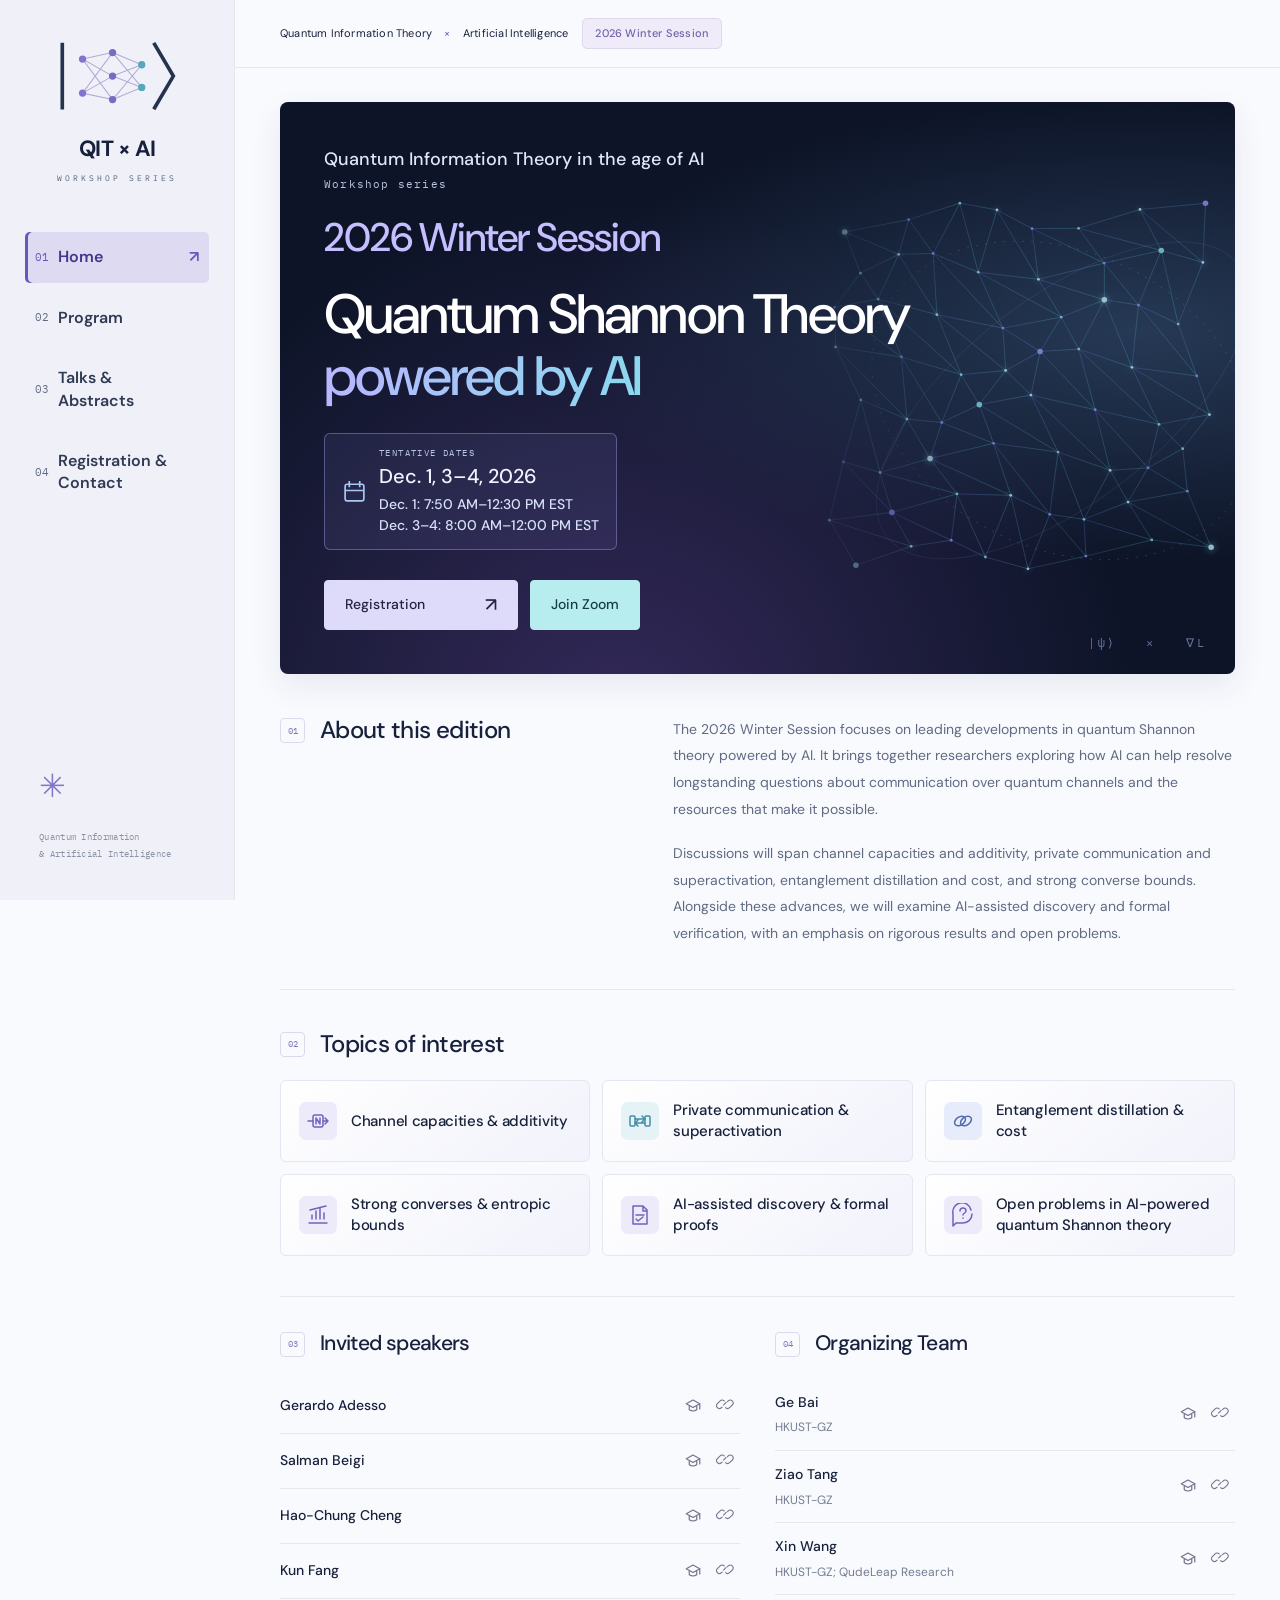
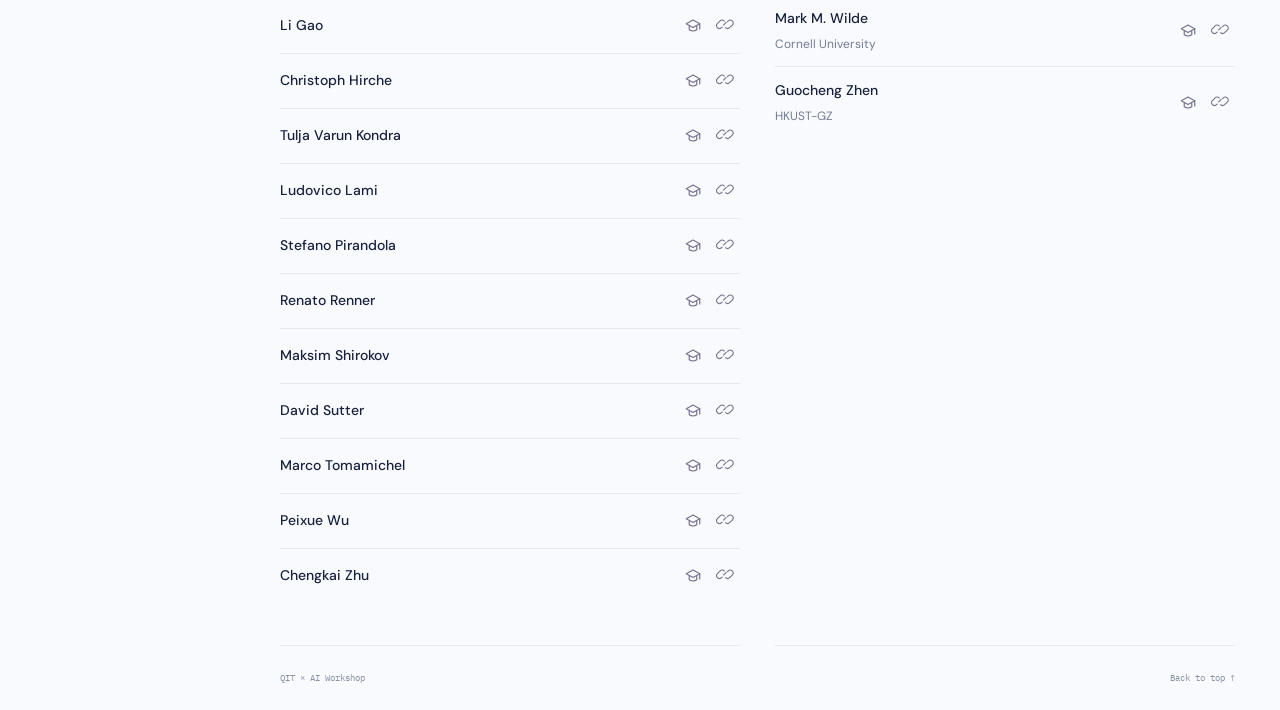
<file: index.html>
<!doctype html>
<html lang="en">
  <head>
    <meta charset="utf-8" />
    <meta name="viewport" content="width=device-width, initial-scale=1" />
    <title>Home — QIT × AI</title>
    <meta
      name="description"
      content="2026 Winter Session: leading developments in quantum Shannon theory powered by AI. Dec. 1, 3–4, 2026, starting at 7:50 AM EST on Dec. 1 and 8:00 AM EST on Dec. 3–4, via Zoom."
    />
    <link rel="icon" href="assets/logo.svg" type="image/svg+xml" />
    <link rel="preconnect" href="https://fonts.googleapis.com" />
    <link rel="preconnect" href="https://fonts.gstatic.com" crossorigin />
    <link
      href="https://fonts.googleapis.com/css2?family=DM+Sans:wght@400;500;600;700&family=IBM+Plex+Mono:wght@400;500&display=swap"
      rel="stylesheet"
    />
    <link rel="stylesheet" href="css/styles.css?v=20261128-zoom" />
  </head>
  <body>
    <a class="skip-link" href="#main">Skip to content</a>
    <aside class="sidebar">
      <a class="brand" href="index.html" aria-label="QIT × AI home"
        ><img src="assets/logo.svg" alt="" width="126" height="77" /><span
          >QIT × AI<span class="brand-caption">WORKSHOP SERIES</span></span
        ></a
      >
      <nav aria-label="Primary">
        <a href="index.html" aria-current="page"
          ><span class="nav-index">01</span>Home<span class="nav-arrow"
            >↗</span
          ></a
        ><a href="program.html"
          ><span class="nav-index">02</span>Program<span class="nav-arrow"
            >↗</span
          ></a
        ><a href="talks.html"><span class="nav-index">03</span>Talks &amp; Abstracts<span class="nav-arrow">↗</span></a><a href="register.html"
          ><span class="nav-index">04</span>Registration &amp; Contact<span
            class="nav-arrow"
            >↗</span
          ></a
        >
      </nav>
      <div class="sidebar-bottom">
        <span class="tiny-orbit" aria-hidden="true">✳</span>Quantum
        Information<br />&amp; Artificial Intelligence
      </div>
    </aside>
    <div class="page-shell">
      <header class="topbar">
        <span
          >Quantum Information Theory
          <span class="top-cross">×</span> Artificial Intelligence</span
        ><span class="session-badge">2026 Winter Session</span>
      </header>
      <main id="main">
        <section class="hero hero-home">
          <div class="hero-content">
            <p class="series-name">Quantum Information Theory in the age of AI<span>Workshop series</span></p>
            <p class="eyebrow session-label">2026 Winter Session</p>
            <h1>
              <span class="title-subject">Quantum Shannon Theory</span><br /><span>powered by AI</span>
            </h1>
            <div class="hero-meta">
              <div class="date-badge">
                <svg
                  viewBox="0 0 24 24"
                  fill="none"
                  stroke="currentColor"
                  stroke-width="1.6"
                  aria-hidden="true"
                >
                  <rect x="3" y="5" width="18" height="16" rx="2" />
                  <path d="M7 2V8M17 2V8M3 11H21" /></svg
                ><span
                  ><small>TENTATIVE DATES</small
                  ><strong>Dec. 1, 3–4, 2026</strong><span class="date-time">Dec. 1: 7:50 AM–12:30 PM EST<br>Dec. 3–4: 8:00 AM–12:00 PM EST</span></span
                >
              </div>
            </div>
            <div class="hero-actions">
              <a class="hero-link" href="register.html">Registration <span>↗</span></a>
              <a class="hero-link hero-zoom" href="program.html#venue">Join Zoom</a>
            </div>
          </div>
          <svg
            class="network"
            viewBox="0 0 650 500"
            fill="none"
            aria-hidden="true"
          >
            <defs>
              <linearGradient id="wire">
                <stop stop-color="#7583f3" />
                <stop offset="1" stop-color="#5de7ed" />
              </linearGradient>
            </defs>
            <g class="network-lines">
              <path d="M125.0 66.0L194.1 52.7" />
              <path d="M125.0 66.0L142.0 110.6" />
              <path d="M125.0 66.0L183.3 90.2" />
              <path d="M194.1 52.7L249.4 34.9" />
              <path d="M194.1 52.7L183.3 90.2" />
              <path d="M194.1 52.7L220.6 89.3" />
              <path d="M249.4 34.9L289.5 42.2" />
              <path d="M249.4 34.9L220.6 89.3" />
              <path d="M249.4 34.9L269.3 109.5" />
              <path d="M289.5 42.2L327.4 62.4" />
              <path d="M289.5 42.2L269.3 109.5" />
              <path d="M289.5 42.2L334.3 117.2" />
              <path d="M327.4 62.4L377.7 62.1" />
              <path d="M327.4 62.4L334.3 117.2" />
              <path d="M327.4 62.4L405.4 99.7" />
              <path d="M377.7 62.1L444.0 41.7" />
              <path d="M377.7 62.1L405.4 99.7" />
              <path d="M377.7 62.1L467.0 86.0" />
              <path d="M444.0 41.7L514.8 35.1" />
              <path d="M444.0 41.7L467.0 86.0" />
              <path d="M444.0 41.7L512.0 98.9" />
              <path d="M514.8 35.1L512.0 98.9" />
              <path d="M142.0 110.6L183.3 90.2" />
              <path d="M142.0 110.6L114.0 147.3" />
              <path d="M142.0 110.6L161.1 138.5" />
              <path d="M183.3 90.2L220.6 89.3" />
              <path d="M183.3 90.2L161.1 138.5" />
              <path d="M183.3 90.2L224.6 155.4" />
              <path d="M220.6 89.3L269.3 109.5" />
              <path d="M220.6 89.3L224.6 155.4" />
              <path d="M220.6 89.3L295.9 169.9" />
              <path d="M269.3 109.5L334.3 117.2" />
              <path d="M269.3 109.5L295.9 169.9" />
              <path d="M269.3 109.5L359.0 158.0" />
              <path d="M334.3 117.2L405.4 99.7" />
              <path d="M334.3 117.2L359.0 158.0" />
              <path d="M334.3 117.2L405.5 139.4" />
              <path d="M405.4 99.7L467.0 86.0" />
              <path d="M405.4 99.7L405.5 139.4" />
              <path d="M405.4 99.7L442.4 145.0" />
              <path d="M467.0 86.0L512.0 98.9" />
              <path d="M467.0 86.0L442.4 145.0" />
              <path d="M467.0 86.0L485.3 165.5" />
              <path d="M512.0 98.9L485.3 165.5" />
              <path d="M114.0 147.3L161.1 138.5" />
              <path d="M114.0 147.3L115.1 190.2" />
              <path d="M114.0 147.3L186.3 201.1" />
              <path d="M161.1 138.5L224.6 155.4" />
              <path d="M161.1 138.5L186.3 201.1" />
              <path d="M161.1 138.5L250.8 220.2" />
              <path d="M224.6 155.4L295.9 169.9" />
              <path d="M224.6 155.4L250.8 220.2" />
              <path d="M224.6 155.4L298.9 215.7" />
              <path d="M295.9 169.9L359.0 158.0" />
              <path d="M295.9 169.9L298.9 215.7" />
              <path d="M295.9 169.9L336.1 195.1" />
              <path d="M359.0 158.0L405.5 139.4" />
              <path d="M359.0 158.0L336.1 195.1" />
              <path d="M359.0 158.0L377.8 192.6" />
              <path d="M405.5 139.4L442.4 145.0" />
              <path d="M405.5 139.4L377.8 192.6" />
              <path d="M405.5 139.4L435.3 212.3" />
              <path d="M442.4 145.0L485.3 165.5" />
              <path d="M442.4 145.0L435.3 212.3" />
              <path d="M442.4 145.0L505.4 221.6" />
              <path d="M485.3 165.5L505.4 221.6" />
              <path d="M115.1 190.2L186.3 201.1" />
              <path d="M115.1 190.2L142.4 247.5" />
              <path d="M115.1 190.2L192.2 268.2" />
              <path d="M186.3 201.1L250.8 220.2" />
              <path d="M186.3 201.1L192.2 268.2" />
              <path d="M186.3 201.1L229.9 271.9" />
              <path d="M250.8 220.2L298.9 215.7" />
              <path d="M250.8 220.2L229.9 271.9" />
              <path d="M250.8 220.2L270.4 252.6" />
              <path d="M298.9 215.7L336.1 195.1" />
              <path d="M298.9 215.7L270.4 252.6" />
              <path d="M298.9 215.7L326.2 242.2" />
              <path d="M336.1 195.1L377.8 192.6" />
              <path d="M336.1 195.1L326.2 242.2" />
              <path d="M336.1 195.1L395.6 258.1" />
              <path d="M377.8 192.6L435.3 212.3" />
              <path d="M377.8 192.6L395.6 258.1" />
              <path d="M377.8 192.6L464.5 273.8" />
              <path d="M435.3 212.3L505.4 221.6" />
              <path d="M435.3 212.3L464.5 273.8" />
              <path d="M435.3 212.3L519.1 263.3" />
              <path d="M505.4 221.6L519.1 263.3" />
              <path d="M142.4 247.5L192.2 268.2" />
              <path d="M142.4 247.5L123.6 314.5" />
              <path d="M142.4 247.5L163.2 325.9" />
              <path d="M192.2 268.2L229.9 271.9" />
              <path d="M192.2 268.2L163.2 325.9" />
              <path d="M192.2 268.2L217.2 310.9" />
              <path d="M229.9 271.9L270.4 252.6" />
              <path d="M229.9 271.9L217.2 310.9" />
              <path d="M229.9 271.9L285.8 294.4" />
              <path d="M270.4 252.6L326.2 242.2" />
              <path d="M270.4 252.6L285.8 294.4" />
              <path d="M270.4 252.6L355.5 303.8" />
              <path d="M326.2 242.2L395.6 258.1" />
              <path d="M326.2 242.2L355.5 303.8" />
              <path d="M326.2 242.2L411.8 323.5" />
              <path d="M395.6 258.1L464.5 273.8" />
              <path d="M395.6 258.1L411.8 323.5" />
              <path d="M395.6 258.1L452.7 320.8" />
              <path d="M464.5 273.8L519.1 263.3" />
              <path d="M464.5 273.8L452.7 320.8" />
              <path d="M464.5 273.8L490.2 300.2" />
              <path d="M519.1 263.3L490.2 300.2" />
              <path d="M123.6 314.5L163.2 325.9" />
              <path d="M123.6 314.5L108.5 377.4" />
              <path d="M123.6 314.5L176.0 369.0" />
              <path d="M163.2 325.9L217.2 310.9" />
              <path d="M163.2 325.9L176.0 369.0" />
              <path d="M163.2 325.9L246.3 349.0" />
              <path d="M217.2 310.9L285.8 294.4" />
              <path d="M217.2 310.9L246.3 349.0" />
              <path d="M217.2 310.9L304.4 350.6" />
              <path d="M285.8 294.4L355.5 303.8" />
              <path d="M285.8 294.4L304.4 350.6" />
              <path d="M285.8 294.4L346.5 371.1" />
              <path d="M355.5 303.8L411.8 323.5" />
              <path d="M355.5 303.8L346.5 371.1" />
              <path d="M355.5 303.8L383.5 376.5" />
              <path d="M411.8 323.5L452.7 320.8" />
              <path d="M411.8 323.5L383.5 376.5" />
              <path d="M411.8 323.5L431.1 357.8" />
              <path d="M452.7 320.8L490.2 300.2" />
              <path d="M452.7 320.8L431.1 357.8" />
              <path d="M452.7 320.8L495.2 346.1" />
              <path d="M490.2 300.2L495.2 346.1" />
              <path d="M108.5 377.4L176.0 369.0" />
              <path d="M108.5 377.4L137.1 426.1" />
              <path d="M108.5 377.4L196.8 405.7" />
              <path d="M176.0 369.0L246.3 349.0" />
              <path d="M176.0 369.0L196.8 405.7" />
              <path d="M176.0 369.0L240.1 399.1" />
              <path d="M246.3 349.0L304.4 350.6" />
              <path d="M246.3 349.0L240.1 399.1" />
              <path d="M246.3 349.0L277.0 417.2" />
              <path d="M304.4 350.6L346.5 371.1" />
              <path d="M304.4 350.6L277.0 417.2" />
              <path d="M304.4 350.6L323.0 430.0" />
              <path d="M346.5 371.1L383.5 376.5" />
              <path d="M346.5 371.1L323.0 430.0" />
              <path d="M346.5 371.1L385.6 416.2" />
              <path d="M383.5 376.5L431.1 357.8" />
              <path d="M383.5 376.5L385.6 416.2" />
              <path d="M383.5 376.5L456.8 398.8" />
              <path d="M431.1 357.8L495.2 346.1" />
              <path d="M431.1 357.8L456.8 398.8" />
              <path d="M431.1 357.8L520.9 406.6" />
              <path d="M495.2 346.1L520.9 406.6" />
              <path d="M137.1 426.1L196.8 405.7" />
              <path d="M196.8 405.7L240.1 399.1" />
              <path d="M240.1 399.1L277.0 417.2" />
              <path d="M277.0 417.2L323.0 430.0" />
              <path d="M323.0 430.0L385.6 416.2" />
              <path d="M385.6 416.2L456.8 398.8" />
              <path d="M456.8 398.8L520.9 406.6" />
            </g>
            <g>
              <circle cx="125.0" cy="66.0" r="3" class="node n0" />
              <circle cx="194.1" cy="52.7" r="1.5" class="node n1" />
              <circle cx="249.4" cy="34.9" r="1.5" class="node n2" />
              <circle cx="289.5" cy="42.2" r="1.5" class="node n0" />
              <circle cx="327.4" cy="62.4" r="1.5" class="node n1" />
              <circle cx="377.7" cy="62.1" r="1.5" class="node n2" />
              <circle cx="444.0" cy="41.7" r="1.5" class="node n0" />
              <circle cx="514.8" cy="35.1" r="3" class="node n1" />
              <circle cx="142.0" cy="110.6" r="1.5" class="node n2" />
              <circle cx="183.3" cy="90.2" r="1.5" class="node n0" />
              <circle cx="220.6" cy="89.3" r="1.5" class="node n1" />
              <circle cx="269.3" cy="109.5" r="1.5" class="node n2" />
              <circle cx="334.3" cy="117.2" r="1.5" class="node n0" />
              <circle cx="405.4" cy="99.7" r="1.5" class="node n1" />
              <circle cx="467.0" cy="86.0" r="3" class="node n2" />
              <circle cx="512.0" cy="98.9" r="1.5" class="node n0" />
              <circle cx="114.0" cy="147.3" r="1.5" class="node n1" />
              <circle cx="161.1" cy="138.5" r="1.5" class="node n2" />
              <circle cx="224.6" cy="155.4" r="1.5" class="node n0" />
              <circle cx="295.9" cy="169.9" r="1.5" class="node n1" />
              <circle cx="359.0" cy="158.0" r="1.5" class="node n2" />
              <circle cx="405.5" cy="139.4" r="3" class="node n0" />
              <circle cx="442.4" cy="145.0" r="1.5" class="node n1" />
              <circle cx="485.3" cy="165.5" r="1.5" class="node n2" />
              <circle cx="115.1" cy="190.2" r="1.5" class="node n0" />
              <circle cx="186.3" cy="201.1" r="1.5" class="node n1" />
              <circle cx="250.8" cy="220.2" r="1.5" class="node n2" />
              <circle cx="298.9" cy="215.7" r="1.5" class="node n0" />
              <circle cx="336.1" cy="195.1" r="3" class="node n1" />
              <circle cx="377.8" cy="192.6" r="1.5" class="node n2" />
              <circle cx="435.3" cy="212.3" r="1.5" class="node n0" />
              <circle cx="505.4" cy="221.6" r="1.5" class="node n1" />
              <circle cx="142.4" cy="247.5" r="1.5" class="node n2" />
              <circle cx="192.2" cy="268.2" r="1.5" class="node n0" />
              <circle cx="229.9" cy="271.9" r="1.5" class="node n1" />
              <circle cx="270.4" cy="252.6" r="3" class="node n2" />
              <circle cx="326.2" cy="242.2" r="1.5" class="node n0" />
              <circle cx="395.6" cy="258.1" r="1.5" class="node n1" />
              <circle cx="464.5" cy="273.8" r="1.5" class="node n2" />
              <circle cx="519.1" cy="263.3" r="1.5" class="node n0" />
              <circle cx="123.6" cy="314.5" r="1.5" class="node n1" />
              <circle cx="163.2" cy="325.9" r="1.5" class="node n2" />
              <circle cx="217.2" cy="310.9" r="3" class="node n0" />
              <circle cx="285.8" cy="294.4" r="1.5" class="node n1" />
              <circle cx="355.5" cy="303.8" r="1.5" class="node n2" />
              <circle cx="411.8" cy="323.5" r="1.5" class="node n0" />
              <circle cx="452.7" cy="320.8" r="1.5" class="node n1" />
              <circle cx="490.2" cy="300.2" r="1.5" class="node n2" />
              <circle cx="108.5" cy="377.4" r="1.5" class="node n0" />
              <circle cx="176.0" cy="369.0" r="3" class="node n1" />
              <circle cx="246.3" cy="349.0" r="1.5" class="node n2" />
              <circle cx="304.4" cy="350.6" r="1.5" class="node n0" />
              <circle cx="346.5" cy="371.1" r="1.5" class="node n1" />
              <circle cx="383.5" cy="376.5" r="1.5" class="node n2" />
              <circle cx="431.1" cy="357.8" r="1.5" class="node n0" />
              <circle cx="495.2" cy="346.1" r="1.5" class="node n1" />
              <circle cx="137.1" cy="426.1" r="3" class="node n2" />
              <circle cx="196.8" cy="405.7" r="1.5" class="node n0" />
              <circle cx="240.1" cy="399.1" r="1.5" class="node n1" />
              <circle cx="277.0" cy="417.2" r="1.5" class="node n2" />
              <circle cx="323.0" cy="430.0" r="1.5" class="node n0" />
              <circle cx="385.6" cy="416.2" r="1.5" class="node n1" />
              <circle cx="456.8" cy="398.8" r="1.5" class="node n2" />
              <circle cx="520.9" cy="406.6" r="3" class="node n0" />
            </g>
            <ellipse
              cx="360"
              cy="248"
              rx="240"
              ry="110"
              transform="rotate(-38 360 248)"
              class="network-orbit"
            />
            <ellipse
              cx="360"
              cy="248"
              rx="215"
              ry="160"
              transform="rotate(26 360 248)"
              class="network-orbit second"
            />
          </svg>
          <div class="hero-coordinate" aria-hidden="true">
            |ψ⟩ &nbsp; × &nbsp; ∇L
          </div>
        </section>
        <section class="about section">
          <div class="section-title">
            <span class="section-index">01</span>
            <h2>About this edition</h2>
          </div>
          <div class="about-copy">
            <p>
              The 2026 Winter Session focuses on leading developments
              in quantum Shannon theory powered by AI. It brings together researchers
              exploring how AI can help resolve longstanding questions about
              communication over quantum channels and the resources that make it possible.
            </p>
            <p>
              Discussions will span channel capacities and additivity, private
              communication and superactivation, entanglement distillation and cost,
              and strong converse bounds. Alongside these advances, we will examine
              AI-assisted discovery and formal verification, with an emphasis on
              rigorous results and open problems.
            </p>
          </div>
        </section>
        <section class="topics section">
          <div class="section-title">
            <span class="section-index">02</span>
            <h2>Topics of interest</h2>
          </div>
          <div class="topic-grid">
            <article>
              <span class="topic-icon" aria-hidden="true"><svg viewBox="0 0 24 24" fill="none" stroke="currentColor" stroke-width="1.5" stroke-linecap="round" stroke-linejoin="round"><path d="M2 12h5m10 0h5M19 9l3 3-3 3"/><rect x="7" y="6" width="10" height="12" rx="2"/><path d="M10 15V9l4 6V9"/></svg></span>
              <h3>Channel capacities &amp; additivity</h3>
            </article>
            <article>
              <span class="topic-icon" aria-hidden="true"><svg viewBox="0 0 24 24" fill="none" stroke="currentColor" stroke-width="1.5" stroke-linecap="round" stroke-linejoin="round"><rect x="2" y="7" width="5" height="10" rx="1"/><rect x="17" y="7" width="5" height="10" rx="1"/><path d="M7 10h10m-3-3 3 3-3 3M17 14H7m3-3-3 3 3 3"/></svg></span>
              <h3>Private communication &amp; superactivation</h3>
            </article>
            <article>
              <span class="topic-icon" aria-hidden="true"><svg viewBox="0 0 24 24" fill="none" stroke="currentColor" stroke-width="1.5" stroke-linecap="round" stroke-linejoin="round"><ellipse cx="9" cy="12" rx="6" ry="4" transform="rotate(-35 9 12)"/><ellipse cx="15" cy="12" rx="6" ry="4" transform="rotate(-35 15 12)"/></svg></span>
              <h3>Entanglement distillation &amp; cost</h3>
            </article>
            <article>
              <span class="topic-icon" aria-hidden="true"><svg viewBox="0 0 24 24" fill="none" stroke="currentColor" stroke-width="1.5" stroke-linecap="round" stroke-linejoin="round"><path d="M3 20h18M6 16v-4m4 4V8m4 8V5m4 11v-6M4 7l16-4"/></svg></span>
              <h3>Strong converses &amp; entropic bounds</h3>
            </article>
            <article>
              <span class="topic-icon" aria-hidden="true"><svg viewBox="0 0 24 24" fill="none" stroke="currentColor" stroke-width="1.5" stroke-linecap="round" stroke-linejoin="round"><path d="M5 3h10l4 4v14H5zM15 3v5h4M8 12h8m-8 4 2 2 5-4"/></svg></span>
              <h3>AI-assisted discovery &amp; formal proofs</h3>
            </article>
            <article>
              <span class="topic-icon" aria-hidden="true"><svg viewBox="0 0 24 24" fill="none" stroke="currentColor" stroke-width="1.5" stroke-linecap="round" stroke-linejoin="round"><path d="M21 11a9 9 0 0 1-9 9H5L2 23V11a9 9 0 0 1 18-4M9 8a3 3 0 0 1 6 0c0 2-3 2-3 4M12 15v.2"/></svg></span>
              <h3>Open problems in AI-powered quantum Shannon theory</h3>
            </article>
          </div>
        </section>
        <div class="people-grid">
          <section class="section people">
            <div class="section-title">
              <span class="section-index">03</span>
              <h2>Invited speakers</h2>
            </div>
            <ul class="organizer-list speaker-list">
              <li><span class="speaker-name">Gerardo Adesso</span><span class="speaker-links"><a href="https://scholar.google.com/citations?user=jEeD8F8AAAAJ" target="_blank" rel="noopener noreferrer" aria-label="Gerardo Adesso — Google Scholar" title="Google Scholar"><svg viewBox="0 0 24 24" fill="none" stroke="currentColor" stroke-width="1.6" stroke-linecap="round" stroke-linejoin="round" aria-hidden="true"><path d="m3 9 9-5 9 5-9 5-9-5Z"/><path d="M7 12v5c3 2 7 2 10 0v-5M21 9v7"/></svg></a><a href="https://www.maths.nottingham.ac.uk/personal/pmzga/" target="_blank" rel="noopener noreferrer" aria-label="Gerardo Adesso — Website" title="Personal website"><svg viewBox="0 0 24 24" fill="none" stroke="currentColor" stroke-width="1.6" stroke-linecap="round" stroke-linejoin="round" aria-hidden="true"><path d="m10 13 4-4M8 16l-1 1a4 4 0 0 1-6-6l4-4a4 4 0 0 1 6 0M13 17a4 4 0 0 0 6 0l4-4a4 4 0 0 0-6-6l-1 1" transform="translate(1 -1) scale(.9)"/></svg></a></span></li>
              <li><span class="speaker-name">Salman Beigi</span><span class="speaker-links"><a href="https://scholar.google.com/citations?user=h2hT0XcAAAAJ" target="_blank" rel="noopener noreferrer" aria-label="Salman Beigi — Google Scholar" title="Google Scholar"><svg viewBox="0 0 24 24" fill="none" stroke="currentColor" stroke-width="1.6" stroke-linecap="round" stroke-linejoin="round" aria-hidden="true"><path d="m3 9 9-5 9 5-9 5-9-5Z"/><path d="M7 12v5c3 2 7 2 10 0v-5M21 9v7"/></svg></a><a href="https://salmanbeigi.github.io/" target="_blank" rel="noopener noreferrer" aria-label="Salman Beigi — Website" title="Personal website"><svg viewBox="0 0 24 24" fill="none" stroke="currentColor" stroke-width="1.6" stroke-linecap="round" stroke-linejoin="round" aria-hidden="true"><path d="m10 13 4-4M8 16l-1 1a4 4 0 0 1-6-6l4-4a4 4 0 0 1 6 0M13 17a4 4 0 0 0 6 0l4-4a4 4 0 0 0-6-6l-1 1" transform="translate(1 -1) scale(.9)"/></svg></a></span></li>
              <li><span class="speaker-name">Hao-Chung Cheng</span><span class="speaker-links"><a href="https://scholar.google.com/citations?user=GOrYXgsAAAAJ" target="_blank" rel="noopener noreferrer" aria-label="Hao-Chung Cheng — Google Scholar" title="Google Scholar"><svg viewBox="0 0 24 24" fill="none" stroke="currentColor" stroke-width="1.6" stroke-linecap="round" stroke-linejoin="round" aria-hidden="true"><path d="m3 9 9-5 9 5-9 5-9-5Z"/><path d="M7 12v5c3 2 7 2 10 0v-5M21 9v7"/></svg></a><a href="https://www.ee.ntu.edu.tw/profile1.php?id=1080917" target="_blank" rel="noopener noreferrer" aria-label="Hao-Chung Cheng — Website" title="Personal website"><svg viewBox="0 0 24 24" fill="none" stroke="currentColor" stroke-width="1.6" stroke-linecap="round" stroke-linejoin="round" aria-hidden="true"><path d="m10 13 4-4M8 16l-1 1a4 4 0 0 1-6-6l4-4a4 4 0 0 1 6 0M13 17a4 4 0 0 0 6 0l4-4a4 4 0 0 0-6-6l-1 1" transform="translate(1 -1) scale(.9)"/></svg></a></span></li>
              <li><span class="speaker-name">Kun Fang</span><span class="speaker-links"><a href="https://scholar.google.com/citations?user=YlfYNwcAAAAJ" target="_blank" rel="noopener noreferrer" aria-label="Kun Fang — Google Scholar" title="Google Scholar"><svg viewBox="0 0 24 24" fill="none" stroke="currentColor" stroke-width="1.6" stroke-linecap="round" stroke-linejoin="round" aria-hidden="true"><path d="m3 9 9-5 9 5-9 5-9-5Z"/><path d="M7 12v5c3 2 7 2 10 0v-5M21 9v7"/></svg></a><a href="https://www.kunfang.info/" target="_blank" rel="noopener noreferrer" aria-label="Kun Fang — Website" title="Personal website"><svg viewBox="0 0 24 24" fill="none" stroke="currentColor" stroke-width="1.6" stroke-linecap="round" stroke-linejoin="round" aria-hidden="true"><path d="m10 13 4-4M8 16l-1 1a4 4 0 0 1-6-6l4-4a4 4 0 0 1 6 0M13 17a4 4 0 0 0 6 0l4-4a4 4 0 0 0-6-6l-1 1" transform="translate(1 -1) scale(.9)"/></svg></a></span></li>
              <li><span class="speaker-name">Li Gao</span><span class="speaker-links"><a href="https://scholar.google.com/citations?user=kGbbk1sAAAAJ" target="_blank" rel="noopener noreferrer" aria-label="Li Gao — Google Scholar" title="Google Scholar"><svg viewBox="0 0 24 24" fill="none" stroke="currentColor" stroke-width="1.6" stroke-linecap="round" stroke-linejoin="round" aria-hidden="true"><path d="m3 9 9-5 9 5-9 5-9-5Z"/><path d="M7 12v5c3 2 7 2 10 0v-5M21 9v7"/></svg></a><a href="https://sites.google.com/site/ligaomath/home" target="_blank" rel="noopener noreferrer" aria-label="Li Gao — Website" title="Personal website"><svg viewBox="0 0 24 24" fill="none" stroke="currentColor" stroke-width="1.6" stroke-linecap="round" stroke-linejoin="round" aria-hidden="true"><path d="m10 13 4-4M8 16l-1 1a4 4 0 0 1-6-6l4-4a4 4 0 0 1 6 0M13 17a4 4 0 0 0 6 0l4-4a4 4 0 0 0-6-6l-1 1" transform="translate(1 -1) scale(.9)"/></svg></a></span></li>
              <li><span class="speaker-name">Christoph Hirche</span><span class="speaker-links"><a href="https://scholar.google.com/citations?user=wHih5p4AAAAJ" target="_blank" rel="noopener noreferrer" aria-label="Christoph Hirche — Google Scholar" title="Google Scholar"><svg viewBox="0 0 24 24" fill="none" stroke="currentColor" stroke-width="1.6" stroke-linecap="round" stroke-linejoin="round" aria-hidden="true"><path d="m3 9 9-5 9 5-9 5-9-5Z"/><path d="M7 12v5c3 2 7 2 10 0v-5M21 9v7"/></svg></a><a href="https://www.tnt.uni-hannover.de/staff/hirche/" target="_blank" rel="noopener noreferrer" aria-label="Christoph Hirche — Website" title="University profile"><svg viewBox="0 0 24 24" fill="none" stroke="currentColor" stroke-width="1.6" stroke-linecap="round" stroke-linejoin="round" aria-hidden="true"><path d="m10 13 4-4M8 16l-1 1a4 4 0 0 1-6-6l4-4a4 4 0 0 1 6 0M13 17a4 4 0 0 0 6 0l4-4a4 4 0 0 0-6-6l-1 1" transform="translate(1 -1) scale(.9)"/></svg></a></span></li>
              <li><span class="speaker-name">Tulja Varun Kondra</span><span class="speaker-links"><a href="https://scholar.google.com/citations?user=2ehHSEwAAAAJ&amp;hl=en" target="_blank" rel="noopener noreferrer" aria-label="Tulja Varun Kondra — Google Scholar" title="Google Scholar"><svg viewBox="0 0 24 24" fill="none" stroke="currentColor" stroke-width="1.6" stroke-linecap="round" stroke-linejoin="round" aria-hidden="true"><path d="m3 9 9-5 9 5-9 5-9-5Z"/><path d="M7 12v5c3 2 7 2 10 0v-5M21 9v7"/></svg></a><a href="https://www.tp3.hhu.de/en/people#:~:text=Tulja%20Varun%20Kondra" target="_blank" rel="noopener noreferrer" aria-label="Tulja Varun Kondra — Website" title="Research group directory"><svg viewBox="0 0 24 24" fill="none" stroke="currentColor" stroke-width="1.6" stroke-linecap="round" stroke-linejoin="round" aria-hidden="true"><path d="m10 13 4-4M8 16l-1 1a4 4 0 0 1-6-6l4-4a4 4 0 0 1 6 0M13 17a4 4 0 0 0 6 0l4-4a4 4 0 0 0-6-6l-1 1" transform="translate(1 -1) scale(.9)"/></svg></a></span></li>
              <li><span class="speaker-name">Ludovico Lami</span><span class="speaker-links"><a href="https://scholar.google.com/citations?user=OS7LPjEAAAAJ" target="_blank" rel="noopener noreferrer" aria-label="Ludovico Lami — Google Scholar" title="Google Scholar"><svg viewBox="0 0 24 24" fill="none" stroke="currentColor" stroke-width="1.6" stroke-linecap="round" stroke-linejoin="round" aria-hidden="true"><path d="m3 9 9-5 9 5-9 5-9-5Z"/><path d="M7 12v5c3 2 7 2 10 0v-5M21 9v7"/></svg></a><a href="https://sites.google.com/view/ludovicolami" target="_blank" rel="noopener noreferrer" aria-label="Ludovico Lami — Website" title="Personal website"><svg viewBox="0 0 24 24" fill="none" stroke="currentColor" stroke-width="1.6" stroke-linecap="round" stroke-linejoin="round" aria-hidden="true"><path d="m10 13 4-4M8 16l-1 1a4 4 0 0 1-6-6l4-4a4 4 0 0 1 6 0M13 17a4 4 0 0 0 6 0l4-4a4 4 0 0 0-6-6l-1 1" transform="translate(1 -1) scale(.9)"/></svg></a></span></li>
              <li><span class="speaker-name">Stefano Pirandola</span><span class="speaker-links"><a href="https://scholar.google.com/citations?user=bV8llfkAAAAJ" target="_blank" rel="noopener noreferrer" aria-label="Stefano Pirandola — Google Scholar" title="Google Scholar"><svg viewBox="0 0 24 24" fill="none" stroke="currentColor" stroke-width="1.6" stroke-linecap="round" stroke-linejoin="round" aria-hidden="true"><path d="m3 9 9-5 9 5-9 5-9-5Z"/><path d="M7 12v5c3 2 7 2 10 0v-5M21 9v7"/></svg></a><a href="https://pure.york.ac.uk/portal/en/persons/stefano-pirandola/" target="_blank" rel="noopener noreferrer" aria-label="Stefano Pirandola — Website" title="University profile"><svg viewBox="0 0 24 24" fill="none" stroke="currentColor" stroke-width="1.6" stroke-linecap="round" stroke-linejoin="round" aria-hidden="true"><path d="m10 13 4-4M8 16l-1 1a4 4 0 0 1-6-6l4-4a4 4 0 0 1 6 0M13 17a4 4 0 0 0 6 0l4-4a4 4 0 0 0-6-6l-1 1" transform="translate(1 -1) scale(.9)"/></svg></a></span></li>
              <li><span class="speaker-name">Renato Renner</span><span class="speaker-links"><a href="https://scholar.google.com/citations?user=OEBtlWgAAAAJ" target="_blank" rel="noopener noreferrer" aria-label="Renato Renner — Google Scholar" title="Google Scholar"><svg viewBox="0 0 24 24" fill="none" stroke="currentColor" stroke-width="1.6" stroke-linecap="round" stroke-linejoin="round" aria-hidden="true"><path d="m3 9 9-5 9 5-9 5-9-5Z"/><path d="M7 12v5c3 2 7 2 10 0v-5M21 9v7"/></svg></a><a href="https://qit.ethz.ch/people/person-detail.rrenner.html" target="_blank" rel="noopener noreferrer" aria-label="Renato Renner — Website" title="University profile"><svg viewBox="0 0 24 24" fill="none" stroke="currentColor" stroke-width="1.6" stroke-linecap="round" stroke-linejoin="round" aria-hidden="true"><path d="m10 13 4-4M8 16l-1 1a4 4 0 0 1-6-6l4-4a4 4 0 0 1 6 0M13 17a4 4 0 0 0 6 0l4-4a4 4 0 0 0-6-6l-1 1" transform="translate(1 -1) scale(.9)"/></svg></a></span></li>
              <li><span class="speaker-name">Maksim Shirokov</span><span class="speaker-links"><a href="https://scholar.google.com/citations?user=u63q0scAAAAJ" target="_blank" rel="noopener noreferrer" aria-label="Maksim Shirokov — Google Scholar" title="Google Scholar"><svg viewBox="0 0 24 24" fill="none" stroke="currentColor" stroke-width="1.6" stroke-linecap="round" stroke-linejoin="round" aria-hidden="true"><path d="m3 9 9-5 9 5-9 5-9-5Z"/><path d="M7 12v5c3 2 7 2 10 0v-5M21 9v7"/></svg></a><a href="https://homepage.mi-ras.ru/~msh/index_e.html" target="_blank" rel="noopener noreferrer" aria-label="Maksim Shirokov — Website" title="Personal website"><svg viewBox="0 0 24 24" fill="none" stroke="currentColor" stroke-width="1.6" stroke-linecap="round" stroke-linejoin="round" aria-hidden="true"><path d="m10 13 4-4M8 16l-1 1a4 4 0 0 1-6-6l4-4a4 4 0 0 1 6 0M13 17a4 4 0 0 0 6 0l4-4a4 4 0 0 0-6-6l-1 1" transform="translate(1 -1) scale(.9)"/></svg></a></span></li>
              <li><span class="speaker-name">David Sutter</span><span class="speaker-links"><a href="https://scholar.google.com/citations?user=RzaBjEQAAAAJ" target="_blank" rel="noopener noreferrer" aria-label="David Sutter — Google Scholar" title="Google Scholar"><svg viewBox="0 0 24 24" fill="none" stroke="currentColor" stroke-width="1.6" stroke-linecap="round" stroke-linejoin="round" aria-hidden="true"><path d="m3 9 9-5 9 5-9 5-9-5Z"/><path d="M7 12v5c3 2 7 2 10 0v-5M21 9v7"/></svg></a><a href="https://sites.google.com/site/suttedav/" target="_blank" rel="noopener noreferrer" aria-label="David Sutter — Website" title="Personal website"><svg viewBox="0 0 24 24" fill="none" stroke="currentColor" stroke-width="1.6" stroke-linecap="round" stroke-linejoin="round" aria-hidden="true"><path d="m10 13 4-4M8 16l-1 1a4 4 0 0 1-6-6l4-4a4 4 0 0 1 6 0M13 17a4 4 0 0 0 6 0l4-4a4 4 0 0 0-6-6l-1 1" transform="translate(1 -1) scale(.9)"/></svg></a></span></li>
              <li><span class="speaker-name">Marco Tomamichel</span><span class="speaker-links"><a href="https://scholar.google.com/citations?user=t11U6_sAAAAJ" target="_blank" rel="noopener noreferrer" aria-label="Marco Tomamichel — Google Scholar" title="Google Scholar"><svg viewBox="0 0 24 24" fill="none" stroke="currentColor" stroke-width="1.6" stroke-linecap="round" stroke-linejoin="round" aria-hidden="true"><path d="m3 9 9-5 9 5-9 5-9-5Z"/><path d="M7 12v5c3 2 7 2 10 0v-5M21 9v7"/></svg></a><a href="https://www.cqt.sg/people/marco-tomamichel/" target="_blank" rel="noopener noreferrer" aria-label="Marco Tomamichel — Website" title="University profile"><svg viewBox="0 0 24 24" fill="none" stroke="currentColor" stroke-width="1.6" stroke-linecap="round" stroke-linejoin="round" aria-hidden="true"><path d="m10 13 4-4M8 16l-1 1a4 4 0 0 1-6-6l4-4a4 4 0 0 1 6 0M13 17a4 4 0 0 0 6 0l4-4a4 4 0 0 0-6-6l-1 1" transform="translate(1 -1) scale(.9)"/></svg></a></span></li>
              <li><span class="speaker-name">Peixue Wu</span><span class="speaker-links"><a href="https://scholar.google.com/citations?user=bRUtKMoAAAAJ" target="_blank" rel="noopener noreferrer" aria-label="Peixue Wu — Google Scholar" title="Google Scholar"><svg viewBox="0 0 24 24" fill="none" stroke="currentColor" stroke-width="1.6" stroke-linecap="round" stroke-linejoin="round" aria-hidden="true"><path d="m3 9 9-5 9 5-9 5-9-5Z"/><path d="M7 12v5c3 2 7 2 10 0v-5M21 9v7"/></svg></a><a href="https://pxwu24.github.io/academic/" target="_blank" rel="noopener noreferrer" aria-label="Peixue Wu — Website" title="Personal website"><svg viewBox="0 0 24 24" fill="none" stroke="currentColor" stroke-width="1.6" stroke-linecap="round" stroke-linejoin="round" aria-hidden="true"><path d="m10 13 4-4M8 16l-1 1a4 4 0 0 1-6-6l4-4a4 4 0 0 1 6 0M13 17a4 4 0 0 0 6 0l4-4a4 4 0 0 0-6-6l-1 1" transform="translate(1 -1) scale(.9)"/></svg></a></span></li>
              <li><span class="speaker-name">Chengkai Zhu</span><span class="speaker-links"><a href="https://scholar.google.com/citations?user=2c0ZBk8AAAAJ" target="_blank" rel="noopener noreferrer" aria-label="Chengkai Zhu — Google Scholar" title="Google Scholar"><svg viewBox="0 0 24 24" fill="none" stroke="currentColor" stroke-width="1.6" stroke-linecap="round" stroke-linejoin="round" aria-hidden="true"><path d="m3 9 9-5 9 5-9 5-9-5Z"/><path d="M7 12v5c3 2 7 2 10 0v-5M21 9v7"/></svg></a><a href="https://chengkaizhu.site/" target="_blank" rel="noopener noreferrer" aria-label="Chengkai Zhu — Website" title="Personal website"><svg viewBox="0 0 24 24" fill="none" stroke="currentColor" stroke-width="1.6" stroke-linecap="round" stroke-linejoin="round" aria-hidden="true"><path d="m10 13 4-4M8 16l-1 1a4 4 0 0 1-6-6l4-4a4 4 0 0 1 6 0M13 17a4 4 0 0 0 6 0l4-4a4 4 0 0 0-6-6l-1 1" transform="translate(1 -1) scale(.9)"/></svg></a></span></li>
            </ul>
          </section>
          <section class="section people">
            <div class="section-title">
              <span class="section-index">04</span>
              <h2>Organizing Team</h2>
            </div>
            <ul class="organizer-list speaker-list team-list">
              <li><span class="organizer-info"><span class="speaker-name">Ge Bai</span><span class="organizer-affiliation">HKUST-GZ</span></span><span class="speaker-links"><a href="https://scholar.google.com/citations?user=usrPjHoAAAAJ" target="_blank" rel="noopener noreferrer" aria-label="Ge Bai — Google Scholar" title="Google Scholar"><svg viewBox="0 0 24 24" fill="none" stroke="currentColor" stroke-width="1.6" stroke-linecap="round" stroke-linejoin="round" aria-hidden="true"><path d="m3 9 9-5 9 5-9 5-9-5Z"/><path d="M7 12v5c3 2 7 2 10 0v-5M21 9v7"/></svg></a><a href="https://bg95.github.io/" target="_blank" rel="noopener noreferrer" aria-label="Ge Bai — Website" title="Website"><svg viewBox="0 0 24 24" fill="none" stroke="currentColor" stroke-width="1.6" stroke-linecap="round" stroke-linejoin="round" aria-hidden="true"><path d="m10 13 4-4M8 16l-1 1a4 4 0 0 1-6-6l4-4a4 4 0 0 1 6 0M13 17a4 4 0 0 0 6 0l4-4a4 4 0 0 0-6-6l-1 1" transform="translate(1 -1) scale(.9)"/></svg></a></span></li>
              <li><span class="organizer-info"><span class="speaker-name">Ziao Tang</span><span class="organizer-affiliation">HKUST-GZ</span></span><span class="speaker-links"><a href="https://scholar.google.com/citations?user=yt1I-ToAAAAJ&amp;hl=en" target="_blank" rel="noopener noreferrer" aria-label="Ziao Tang — Google Scholar" title="Google Scholar"><svg viewBox="0 0 24 24" fill="none" stroke="currentColor" stroke-width="1.6" stroke-linecap="round" stroke-linejoin="round" aria-hidden="true"><path d="m3 9 9-5 9 5-9 5-9-5Z"/><path d="M7 12v5c3 2 7 2 10 0v-5M21 9v7"/></svg></a><a href="https://tzajack.github.io/" target="_blank" rel="noopener noreferrer" aria-label="Ziao Tang — Website" title="Personal website"><svg viewBox="0 0 24 24" fill="none" stroke="currentColor" stroke-width="1.6" stroke-linecap="round" stroke-linejoin="round" aria-hidden="true"><path d="m10 13 4-4M8 16l-1 1a4 4 0 0 1-6-6l4-4a4 4 0 0 1 6 0M13 17a4 4 0 0 0 6 0l4-4a4 4 0 0 0-6-6l-1 1" transform="translate(1 -1) scale(.9)"/></svg></a></span></li>
              <li><span class="organizer-info"><span class="speaker-name">Xin Wang</span><span class="organizer-affiliation">HKUST-GZ; QudeLeap Research</span></span><span class="speaker-links"><a href="https://scholar.google.com/citations?user=BFkAPOQAAAAJ" target="_blank" rel="noopener noreferrer" aria-label="Xin Wang — Google Scholar" title="Google Scholar"><svg viewBox="0 0 24 24" fill="none" stroke="currentColor" stroke-width="1.6" stroke-linecap="round" stroke-linejoin="round" aria-hidden="true"><path d="m3 9 9-5 9 5-9 5-9-5Z"/><path d="M7 12v5c3 2 7 2 10 0v-5M21 9v7"/></svg></a><a href="https://www.xinwang.info/" target="_blank" rel="noopener noreferrer" aria-label="Xin Wang — Website" title="Website"><svg viewBox="0 0 24 24" fill="none" stroke="currentColor" stroke-width="1.6" stroke-linecap="round" stroke-linejoin="round" aria-hidden="true"><path d="m10 13 4-4M8 16l-1 1a4 4 0 0 1-6-6l4-4a4 4 0 0 1 6 0M13 17a4 4 0 0 0 6 0l4-4a4 4 0 0 0-6-6l-1 1" transform="translate(1 -1) scale(.9)"/></svg></a></span></li>
              <li><span class="organizer-info"><span class="speaker-name">Mark M. Wilde</span><span class="organizer-affiliation">Cornell University</span></span><span class="speaker-links"><a href="https://scholar.google.com/citations?user=vANLRiYAAAAJ" target="_blank" rel="noopener noreferrer" aria-label="Mark M. Wilde — Google Scholar" title="Google Scholar"><svg viewBox="0 0 24 24" fill="none" stroke="currentColor" stroke-width="1.6" stroke-linecap="round" stroke-linejoin="round" aria-hidden="true"><path d="m3 9 9-5 9 5-9 5-9-5Z"/><path d="M7 12v5c3 2 7 2 10 0v-5M21 9v7"/></svg></a><a href="https://www.markwilde.com/" target="_blank" rel="noopener noreferrer" aria-label="Mark M. Wilde — Website" title="Website"><svg viewBox="0 0 24 24" fill="none" stroke="currentColor" stroke-width="1.6" stroke-linecap="round" stroke-linejoin="round" aria-hidden="true"><path d="m10 13 4-4M8 16l-1 1a4 4 0 0 1-6-6l4-4a4 4 0 0 1 6 0M13 17a4 4 0 0 0 6 0l4-4a4 4 0 0 0-6-6l-1 1" transform="translate(1 -1) scale(.9)"/></svg></a></span></li>
              <li><span class="organizer-info"><span class="speaker-name">Guocheng Zhen</span><span class="organizer-affiliation">HKUST-GZ</span></span><span class="speaker-links"><a href="https://scholar.google.com/citations?user=YZ6u788AAAAJ&amp;hl=en" target="_blank" rel="noopener noreferrer" aria-label="Guocheng Zhen — Google Scholar" title="Google Scholar"><svg viewBox="0 0 24 24" fill="none" stroke="currentColor" stroke-width="1.6" stroke-linecap="round" stroke-linejoin="round" aria-hidden="true"><path d="m3 9 9-5 9 5-9 5-9-5Z"/><path d="M7 12v5c3 2 7 2 10 0v-5M21 9v7"/></svg></a><a href="https://www.quair.group/author/guocheng-zhen/" target="_blank" rel="noopener noreferrer" aria-label="Guocheng Zhen — Research group profile" title="Research group profile"><svg viewBox="0 0 24 24" fill="none" stroke="currentColor" stroke-width="1.6" stroke-linecap="round" stroke-linejoin="round" aria-hidden="true"><path d="m10 13 4-4M8 16l-1 1a4 4 0 0 1-6-6l4-4a4 4 0 0 1 6 0M13 17a4 4 0 0 0 6 0l4-4a4 4 0 0 0-6-6l-1 1" transform="translate(1 -1) scale(.9)"/></svg></a></span></li>
            </ul>
          </section>
        </div>
      </main>
      <footer>
        <span>QIT × AI Workshop</span><a href="#main">Back to top ↑</a>
      </footer>
    </div>
    <script src="js/main.js"></script>
  </body>
</html>
</file>
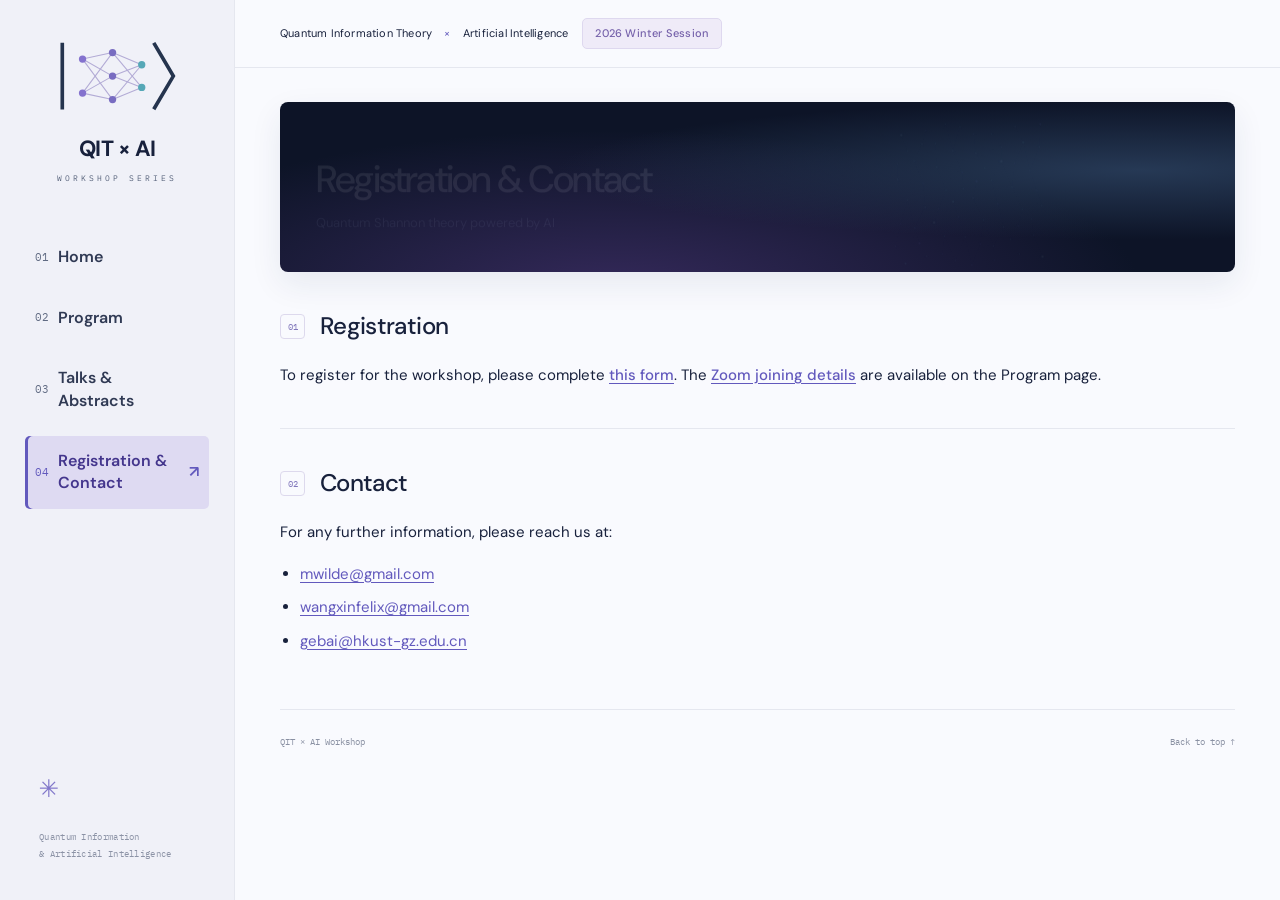
<file: contact.html>
<!doctype html>
<html lang="en">
  <head>
    <meta charset="utf-8" />
    <meta name="viewport" content="width=device-width, initial-scale=1" />
    <meta http-equiv="refresh" content="0; url=register.html#contact" />
    <link rel="canonical" href="register.html#contact" />
    <title>Registration &amp; Contact — QIT × AI</title>
  </head>
  <body>
    <p><a href="register.html#contact">Registration &amp; Contact</a></p>
  </body>
</html>
</file>
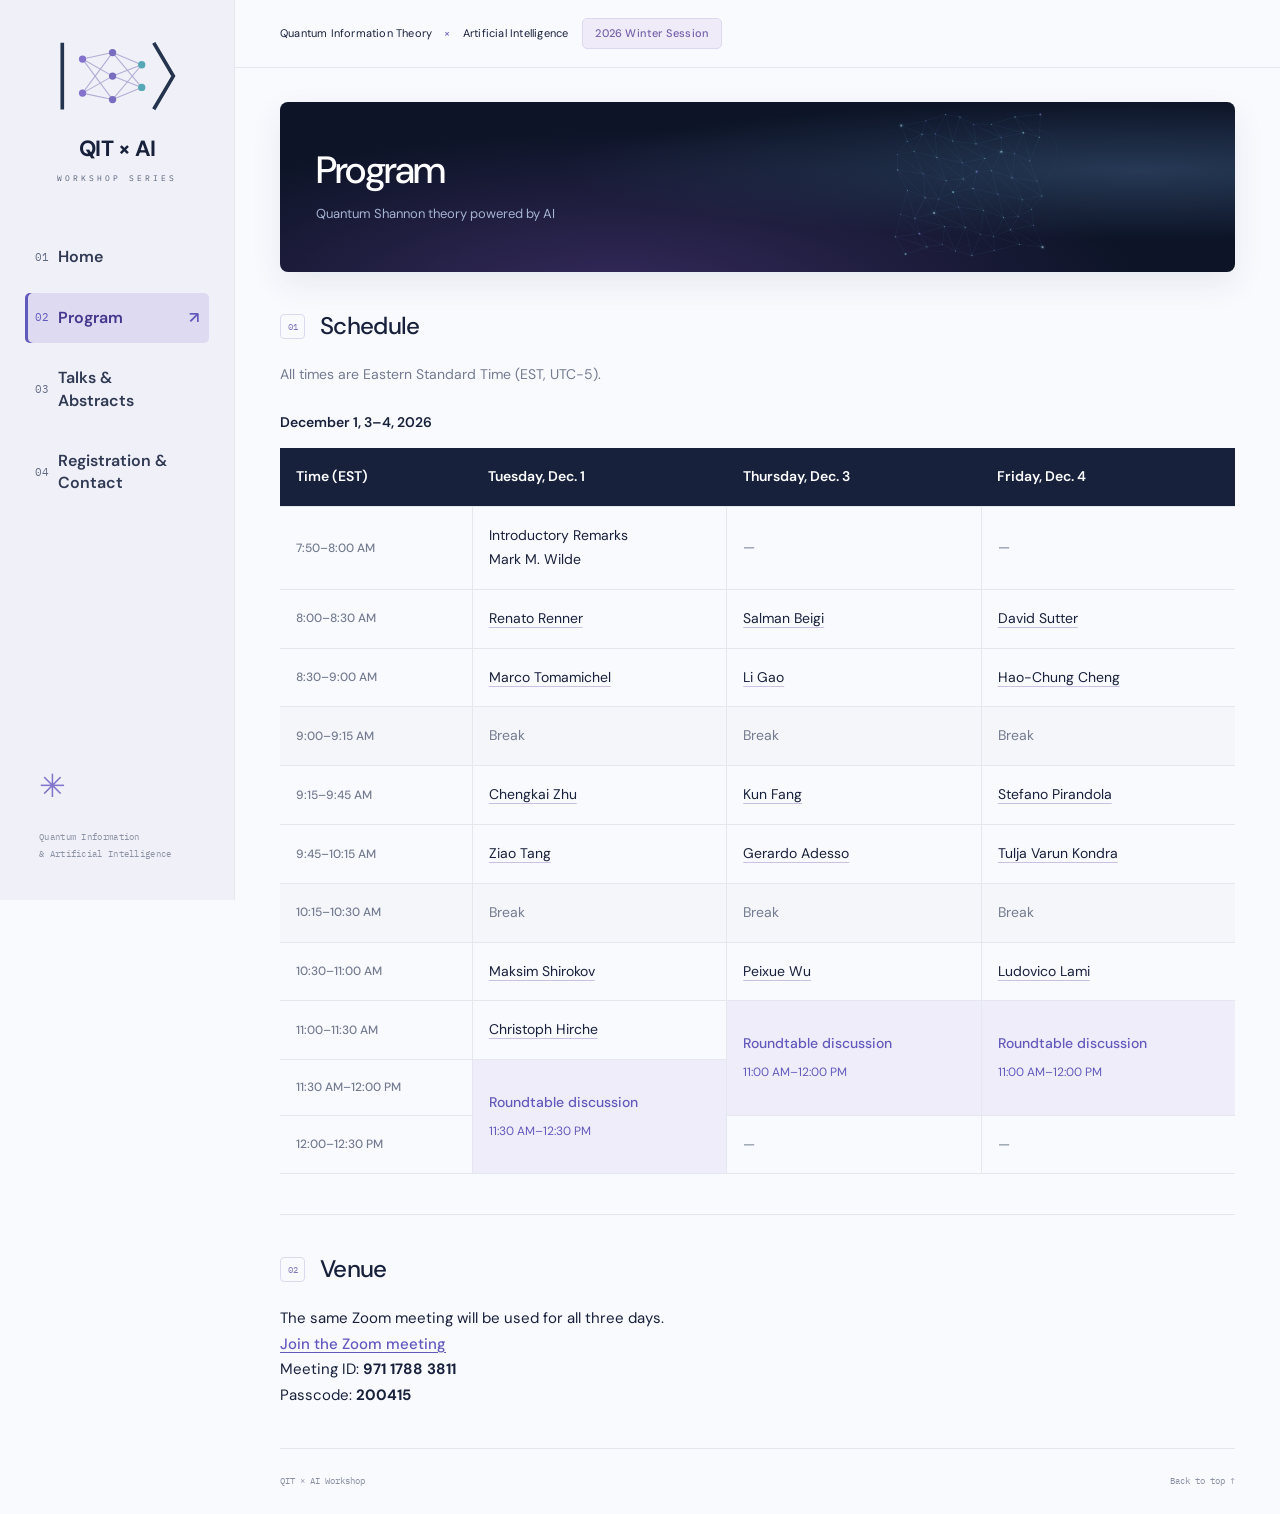
<file: program.html>
<!doctype html>
<html lang="en">
  <head>
    <meta charset="utf-8" />
    <meta name="viewport" content="width=device-width, initial-scale=1" />
    <title>Program — QIT × AI</title>
    <meta
      name="description"
      content="2026 Winter Session: leading developments in quantum Shannon theory powered by AI. Dec. 1, 3–4, 2026, starting at 7:50 AM EST on Dec. 1 and 8:00 AM EST on Dec. 3–4, via Zoom."
    />
    <link rel="icon" href="assets/logo.svg" type="image/svg+xml" />
    <link rel="preconnect" href="https://fonts.googleapis.com" />
    <link rel="preconnect" href="https://fonts.gstatic.com" crossorigin />
    <link
      href="https://fonts.googleapis.com/css2?family=DM+Sans:wght@400;500;600;700&family=IBM+Plex+Mono:wght@400;500&display=swap"
      rel="stylesheet"
    />
    <link rel="stylesheet" href="css/styles.css?v=20261128-talks" />
  </head>
  <body>
    <a class="skip-link" href="#main">Skip to content</a>
    <aside class="sidebar">
      <a class="brand" href="index.html" aria-label="QIT × AI home"
        ><img src="assets/logo.svg" alt="" width="126" height="77" /><span
          >QIT × AI<span class="brand-caption">WORKSHOP SERIES</span></span
        ></a
      >
      <nav aria-label="Primary">
        <a href="index.html"
          ><span class="nav-index">01</span>Home<span class="nav-arrow"
            >↗</span
          ></a
        ><a href="program.html" aria-current="page"
          ><span class="nav-index">02</span>Program<span class="nav-arrow"
            >↗</span
          ></a
        ><a href="talks.html"><span class="nav-index">03</span>Talks &amp; Abstracts<span class="nav-arrow">↗</span></a><a href="register.html"
          ><span class="nav-index">04</span>Registration &amp; Contact<span
            class="nav-arrow"
            >↗</span
          ></a
        >
      </nav>
      <div class="sidebar-bottom">
        <span class="tiny-orbit" aria-hidden="true">✳</span>Quantum
        Information<br />&amp; Artificial Intelligence
      </div>
    </aside>
    <div class="page-shell">
      <header class="topbar">
        <span
          >Quantum Information Theory
          <span class="top-cross">×</span> Artificial Intelligence</span
        ><span class="session-badge">2026 Winter Session</span>
      </header>
      <main id="main">
        <section class="hero subhero">
          <div class="hero-content">
            <h1>Program</h1>
            <p class="hero-summary">
              Quantum Shannon theory powered by AI
            </p>
          </div>
          <svg
            class="network"
            viewBox="0 0 650 500"
            fill="none"
            aria-hidden="true"
          >
            <defs>
              <linearGradient id="wire">
                <stop stop-color="#7583f3" />
                <stop offset="1" stop-color="#5de7ed" />
              </linearGradient>
            </defs>
            <g class="network-lines">
              <path d="M125.0 66.0L194.1 52.7" />
              <path d="M125.0 66.0L142.0 110.6" />
              <path d="M125.0 66.0L183.3 90.2" />
              <path d="M194.1 52.7L249.4 34.9" />
              <path d="M194.1 52.7L183.3 90.2" />
              <path d="M194.1 52.7L220.6 89.3" />
              <path d="M249.4 34.9L289.5 42.2" />
              <path d="M249.4 34.9L220.6 89.3" />
              <path d="M249.4 34.9L269.3 109.5" />
              <path d="M289.5 42.2L327.4 62.4" />
              <path d="M289.5 42.2L269.3 109.5" />
              <path d="M289.5 42.2L334.3 117.2" />
              <path d="M327.4 62.4L377.7 62.1" />
              <path d="M327.4 62.4L334.3 117.2" />
              <path d="M327.4 62.4L405.4 99.7" />
              <path d="M377.7 62.1L444.0 41.7" />
              <path d="M377.7 62.1L405.4 99.7" />
              <path d="M377.7 62.1L467.0 86.0" />
              <path d="M444.0 41.7L514.8 35.1" />
              <path d="M444.0 41.7L467.0 86.0" />
              <path d="M444.0 41.7L512.0 98.9" />
              <path d="M514.8 35.1L512.0 98.9" />
              <path d="M142.0 110.6L183.3 90.2" />
              <path d="M142.0 110.6L114.0 147.3" />
              <path d="M142.0 110.6L161.1 138.5" />
              <path d="M183.3 90.2L220.6 89.3" />
              <path d="M183.3 90.2L161.1 138.5" />
              <path d="M183.3 90.2L224.6 155.4" />
              <path d="M220.6 89.3L269.3 109.5" />
              <path d="M220.6 89.3L224.6 155.4" />
              <path d="M220.6 89.3L295.9 169.9" />
              <path d="M269.3 109.5L334.3 117.2" />
              <path d="M269.3 109.5L295.9 169.9" />
              <path d="M269.3 109.5L359.0 158.0" />
              <path d="M334.3 117.2L405.4 99.7" />
              <path d="M334.3 117.2L359.0 158.0" />
              <path d="M334.3 117.2L405.5 139.4" />
              <path d="M405.4 99.7L467.0 86.0" />
              <path d="M405.4 99.7L405.5 139.4" />
              <path d="M405.4 99.7L442.4 145.0" />
              <path d="M467.0 86.0L512.0 98.9" />
              <path d="M467.0 86.0L442.4 145.0" />
              <path d="M467.0 86.0L485.3 165.5" />
              <path d="M512.0 98.9L485.3 165.5" />
              <path d="M114.0 147.3L161.1 138.5" />
              <path d="M114.0 147.3L115.1 190.2" />
              <path d="M114.0 147.3L186.3 201.1" />
              <path d="M161.1 138.5L224.6 155.4" />
              <path d="M161.1 138.5L186.3 201.1" />
              <path d="M161.1 138.5L250.8 220.2" />
              <path d="M224.6 155.4L295.9 169.9" />
              <path d="M224.6 155.4L250.8 220.2" />
              <path d="M224.6 155.4L298.9 215.7" />
              <path d="M295.9 169.9L359.0 158.0" />
              <path d="M295.9 169.9L298.9 215.7" />
              <path d="M295.9 169.9L336.1 195.1" />
              <path d="M359.0 158.0L405.5 139.4" />
              <path d="M359.0 158.0L336.1 195.1" />
              <path d="M359.0 158.0L377.8 192.6" />
              <path d="M405.5 139.4L442.4 145.0" />
              <path d="M405.5 139.4L377.8 192.6" />
              <path d="M405.5 139.4L435.3 212.3" />
              <path d="M442.4 145.0L485.3 165.5" />
              <path d="M442.4 145.0L435.3 212.3" />
              <path d="M442.4 145.0L505.4 221.6" />
              <path d="M485.3 165.5L505.4 221.6" />
              <path d="M115.1 190.2L186.3 201.1" />
              <path d="M115.1 190.2L142.4 247.5" />
              <path d="M115.1 190.2L192.2 268.2" />
              <path d="M186.3 201.1L250.8 220.2" />
              <path d="M186.3 201.1L192.2 268.2" />
              <path d="M186.3 201.1L229.9 271.9" />
              <path d="M250.8 220.2L298.9 215.7" />
              <path d="M250.8 220.2L229.9 271.9" />
              <path d="M250.8 220.2L270.4 252.6" />
              <path d="M298.9 215.7L336.1 195.1" />
              <path d="M298.9 215.7L270.4 252.6" />
              <path d="M298.9 215.7L326.2 242.2" />
              <path d="M336.1 195.1L377.8 192.6" />
              <path d="M336.1 195.1L326.2 242.2" />
              <path d="M336.1 195.1L395.6 258.1" />
              <path d="M377.8 192.6L435.3 212.3" />
              <path d="M377.8 192.6L395.6 258.1" />
              <path d="M377.8 192.6L464.5 273.8" />
              <path d="M435.3 212.3L505.4 221.6" />
              <path d="M435.3 212.3L464.5 273.8" />
              <path d="M435.3 212.3L519.1 263.3" />
              <path d="M505.4 221.6L519.1 263.3" />
              <path d="M142.4 247.5L192.2 268.2" />
              <path d="M142.4 247.5L123.6 314.5" />
              <path d="M142.4 247.5L163.2 325.9" />
              <path d="M192.2 268.2L229.9 271.9" />
              <path d="M192.2 268.2L163.2 325.9" />
              <path d="M192.2 268.2L217.2 310.9" />
              <path d="M229.9 271.9L270.4 252.6" />
              <path d="M229.9 271.9L217.2 310.9" />
              <path d="M229.9 271.9L285.8 294.4" />
              <path d="M270.4 252.6L326.2 242.2" />
              <path d="M270.4 252.6L285.8 294.4" />
              <path d="M270.4 252.6L355.5 303.8" />
              <path d="M326.2 242.2L395.6 258.1" />
              <path d="M326.2 242.2L355.5 303.8" />
              <path d="M326.2 242.2L411.8 323.5" />
              <path d="M395.6 258.1L464.5 273.8" />
              <path d="M395.6 258.1L411.8 323.5" />
              <path d="M395.6 258.1L452.7 320.8" />
              <path d="M464.5 273.8L519.1 263.3" />
              <path d="M464.5 273.8L452.7 320.8" />
              <path d="M464.5 273.8L490.2 300.2" />
              <path d="M519.1 263.3L490.2 300.2" />
              <path d="M123.6 314.5L163.2 325.9" />
              <path d="M123.6 314.5L108.5 377.4" />
              <path d="M123.6 314.5L176.0 369.0" />
              <path d="M163.2 325.9L217.2 310.9" />
              <path d="M163.2 325.9L176.0 369.0" />
              <path d="M163.2 325.9L246.3 349.0" />
              <path d="M217.2 310.9L285.8 294.4" />
              <path d="M217.2 310.9L246.3 349.0" />
              <path d="M217.2 310.9L304.4 350.6" />
              <path d="M285.8 294.4L355.5 303.8" />
              <path d="M285.8 294.4L304.4 350.6" />
              <path d="M285.8 294.4L346.5 371.1" />
              <path d="M355.5 303.8L411.8 323.5" />
              <path d="M355.5 303.8L346.5 371.1" />
              <path d="M355.5 303.8L383.5 376.5" />
              <path d="M411.8 323.5L452.7 320.8" />
              <path d="M411.8 323.5L383.5 376.5" />
              <path d="M411.8 323.5L431.1 357.8" />
              <path d="M452.7 320.8L490.2 300.2" />
              <path d="M452.7 320.8L431.1 357.8" />
              <path d="M452.7 320.8L495.2 346.1" />
              <path d="M490.2 300.2L495.2 346.1" />
              <path d="M108.5 377.4L176.0 369.0" />
              <path d="M108.5 377.4L137.1 426.1" />
              <path d="M108.5 377.4L196.8 405.7" />
              <path d="M176.0 369.0L246.3 349.0" />
              <path d="M176.0 369.0L196.8 405.7" />
              <path d="M176.0 369.0L240.1 399.1" />
              <path d="M246.3 349.0L304.4 350.6" />
              <path d="M246.3 349.0L240.1 399.1" />
              <path d="M246.3 349.0L277.0 417.2" />
              <path d="M304.4 350.6L346.5 371.1" />
              <path d="M304.4 350.6L277.0 417.2" />
              <path d="M304.4 350.6L323.0 430.0" />
              <path d="M346.5 371.1L383.5 376.5" />
              <path d="M346.5 371.1L323.0 430.0" />
              <path d="M346.5 371.1L385.6 416.2" />
              <path d="M383.5 376.5L431.1 357.8" />
              <path d="M383.5 376.5L385.6 416.2" />
              <path d="M383.5 376.5L456.8 398.8" />
              <path d="M431.1 357.8L495.2 346.1" />
              <path d="M431.1 357.8L456.8 398.8" />
              <path d="M431.1 357.8L520.9 406.6" />
              <path d="M495.2 346.1L520.9 406.6" />
              <path d="M137.1 426.1L196.8 405.7" />
              <path d="M196.8 405.7L240.1 399.1" />
              <path d="M240.1 399.1L277.0 417.2" />
              <path d="M277.0 417.2L323.0 430.0" />
              <path d="M323.0 430.0L385.6 416.2" />
              <path d="M385.6 416.2L456.8 398.8" />
              <path d="M456.8 398.8L520.9 406.6" />
            </g>
            <g>
              <circle cx="125.0" cy="66.0" r="3" class="node n0" />
              <circle cx="194.1" cy="52.7" r="1.5" class="node n1" />
              <circle cx="249.4" cy="34.9" r="1.5" class="node n2" />
              <circle cx="289.5" cy="42.2" r="1.5" class="node n0" />
              <circle cx="327.4" cy="62.4" r="1.5" class="node n1" />
              <circle cx="377.7" cy="62.1" r="1.5" class="node n2" />
              <circle cx="444.0" cy="41.7" r="1.5" class="node n0" />
              <circle cx="514.8" cy="35.1" r="3" class="node n1" />
              <circle cx="142.0" cy="110.6" r="1.5" class="node n2" />
              <circle cx="183.3" cy="90.2" r="1.5" class="node n0" />
              <circle cx="220.6" cy="89.3" r="1.5" class="node n1" />
              <circle cx="269.3" cy="109.5" r="1.5" class="node n2" />
              <circle cx="334.3" cy="117.2" r="1.5" class="node n0" />
              <circle cx="405.4" cy="99.7" r="1.5" class="node n1" />
              <circle cx="467.0" cy="86.0" r="3" class="node n2" />
              <circle cx="512.0" cy="98.9" r="1.5" class="node n0" />
              <circle cx="114.0" cy="147.3" r="1.5" class="node n1" />
              <circle cx="161.1" cy="138.5" r="1.5" class="node n2" />
              <circle cx="224.6" cy="155.4" r="1.5" class="node n0" />
              <circle cx="295.9" cy="169.9" r="1.5" class="node n1" />
              <circle cx="359.0" cy="158.0" r="1.5" class="node n2" />
              <circle cx="405.5" cy="139.4" r="3" class="node n0" />
              <circle cx="442.4" cy="145.0" r="1.5" class="node n1" />
              <circle cx="485.3" cy="165.5" r="1.5" class="node n2" />
              <circle cx="115.1" cy="190.2" r="1.5" class="node n0" />
              <circle cx="186.3" cy="201.1" r="1.5" class="node n1" />
              <circle cx="250.8" cy="220.2" r="1.5" class="node n2" />
              <circle cx="298.9" cy="215.7" r="1.5" class="node n0" />
              <circle cx="336.1" cy="195.1" r="3" class="node n1" />
              <circle cx="377.8" cy="192.6" r="1.5" class="node n2" />
              <circle cx="435.3" cy="212.3" r="1.5" class="node n0" />
              <circle cx="505.4" cy="221.6" r="1.5" class="node n1" />
              <circle cx="142.4" cy="247.5" r="1.5" class="node n2" />
              <circle cx="192.2" cy="268.2" r="1.5" class="node n0" />
              <circle cx="229.9" cy="271.9" r="1.5" class="node n1" />
              <circle cx="270.4" cy="252.6" r="3" class="node n2" />
              <circle cx="326.2" cy="242.2" r="1.5" class="node n0" />
              <circle cx="395.6" cy="258.1" r="1.5" class="node n1" />
              <circle cx="464.5" cy="273.8" r="1.5" class="node n2" />
              <circle cx="519.1" cy="263.3" r="1.5" class="node n0" />
              <circle cx="123.6" cy="314.5" r="1.5" class="node n1" />
              <circle cx="163.2" cy="325.9" r="1.5" class="node n2" />
              <circle cx="217.2" cy="310.9" r="3" class="node n0" />
              <circle cx="285.8" cy="294.4" r="1.5" class="node n1" />
              <circle cx="355.5" cy="303.8" r="1.5" class="node n2" />
              <circle cx="411.8" cy="323.5" r="1.5" class="node n0" />
              <circle cx="452.7" cy="320.8" r="1.5" class="node n1" />
              <circle cx="490.2" cy="300.2" r="1.5" class="node n2" />
              <circle cx="108.5" cy="377.4" r="1.5" class="node n0" />
              <circle cx="176.0" cy="369.0" r="3" class="node n1" />
              <circle cx="246.3" cy="349.0" r="1.5" class="node n2" />
              <circle cx="304.4" cy="350.6" r="1.5" class="node n0" />
              <circle cx="346.5" cy="371.1" r="1.5" class="node n1" />
              <circle cx="383.5" cy="376.5" r="1.5" class="node n2" />
              <circle cx="431.1" cy="357.8" r="1.5" class="node n0" />
              <circle cx="495.2" cy="346.1" r="1.5" class="node n1" />
              <circle cx="137.1" cy="426.1" r="3" class="node n2" />
              <circle cx="196.8" cy="405.7" r="1.5" class="node n0" />
              <circle cx="240.1" cy="399.1" r="1.5" class="node n1" />
              <circle cx="277.0" cy="417.2" r="1.5" class="node n2" />
              <circle cx="323.0" cy="430.0" r="1.5" class="node n0" />
              <circle cx="385.6" cy="416.2" r="1.5" class="node n1" />
              <circle cx="456.8" cy="398.8" r="1.5" class="node n2" />
              <circle cx="520.9" cy="406.6" r="3" class="node n0" />
            </g>
            <ellipse
              cx="360"
              cy="248"
              rx="240"
              ry="110"
              transform="rotate(-38 360 248)"
              class="network-orbit"
            />
            <ellipse
              cx="360"
              cy="248"
              rx="215"
              ry="160"
              transform="rotate(26 360 248)"
              class="network-orbit second"
            />
          </svg>
        </section>
        <section class="section">
          <div class="section-title">
            <span class="section-index">01</span>
            <h2>Schedule</h2>
          </div>
          <p class="schedule-timezone">All times are Eastern Standard Time (EST, UTC−5).</p>
          <div class="schedule-scroll" role="region" aria-label="Workshop schedule" tabindex="0">
            <table class="schedule-table">
              <caption>December 1, 3–4, 2026</caption>
              <thead>
                <tr>
                  <th scope="col">Time (EST)</th>
                  <th scope="col">Tuesday, Dec. 1</th>
                  <th scope="col">Thursday, Dec. 3</th>
                  <th scope="col">Friday, Dec. 4</th>
                </tr>
              </thead>
              <tbody>
                <tr>
                  <th scope="row">7:50–8:00 AM</th>
                  <td>Introductory Remarks<br>Mark M. Wilde</td>
                  <td class="schedule-ended">—</td>
                  <td class="schedule-ended">—</td>
                </tr>
                <tr>
                  <th scope="row">8:00–8:30 AM</th>
                  <td><a class="schedule-talk-link" href="talks.html#renato-renner">Renato Renner</a></td>
                  <td><a class="schedule-talk-link" href="talks.html#salman-beigi">Salman Beigi</a></td>
                  <td><a class="schedule-talk-link" href="talks.html#david-sutter">David Sutter</a></td>
                </tr>
                <tr>
                  <th scope="row">8:30–9:00 AM</th>
                  <td><a class="schedule-talk-link" href="talks.html#marco-tomamichel">Marco Tomamichel</a></td>
                  <td><a class="schedule-talk-link" href="talks.html#li-gao">Li Gao</a></td>
                  <td><a class="schedule-talk-link" href="talks.html#hao-chung-cheng">Hao-Chung Cheng</a></td>
                </tr>
                <tr class="schedule-break">
                  <th scope="row">9:00–9:15 AM</th>
                  <td>Break</td>
                  <td>Break</td>
                  <td>Break</td>
                </tr>
                <tr>
                  <th scope="row">9:15–9:45 AM</th>
                  <td><a class="schedule-talk-link" href="talks.html#chengkai-zhu">Chengkai Zhu</a></td>
                  <td><a class="schedule-talk-link" href="talks.html#kun-fang">Kun Fang</a></td>
                  <td><a class="schedule-talk-link" href="talks.html#stefano-pirandola">Stefano Pirandola</a></td>
                </tr>
                <tr>
                  <th scope="row">9:45–10:15 AM</th>
                  <td><a class="schedule-talk-link" href="talks.html#ziao-tang">Ziao Tang</a></td>
                  <td><a class="schedule-talk-link" href="talks.html#gerardo-adesso">Gerardo Adesso</a></td>
                  <td><a class="schedule-talk-link" href="talks.html#tulja-varun-kondra">Tulja Varun Kondra</a></td>
                </tr>
                <tr class="schedule-break">
                  <th scope="row">10:15–10:30 AM</th>
                  <td>Break</td>
                  <td>Break</td>
                  <td>Break</td>
                </tr>
                <tr>
                  <th scope="row">10:30–11:00 AM</th>
                  <td><a class="schedule-talk-link" href="talks.html#maksim-shirokov">Maksim Shirokov</a></td>
                  <td><a class="schedule-talk-link" href="talks.html#peixue-wu">Peixue Wu</a></td>
                  <td><a class="schedule-talk-link" href="talks.html#ludovico-lami">Ludovico Lami</a></td>
                </tr>
                <tr>
                  <th scope="row">11:00–11:30 AM</th>
                  <td><a class="schedule-talk-link" href="talks.html#christoph-hirche">Christoph Hirche</a></td>
                  <td rowspan="2" class="schedule-roundtable">Roundtable discussion<br><span>11:00 AM–12:00 PM</span></td>
                  <td rowspan="2" class="schedule-roundtable">Roundtable discussion<br><span>11:00 AM–12:00 PM</span></td>
                </tr>
                <tr>
                  <th scope="row">11:30 AM–12:00 PM</th>
                  <td rowspan="2" class="schedule-roundtable">Roundtable discussion<br><span>11:30 AM–12:30 PM</span></td>
                </tr>
                <tr>
                  <th scope="row">12:00–12:30 PM</th>
                  <td class="schedule-ended">—</td>
                  <td class="schedule-ended">—</td>
                </tr>
              </tbody>
            </table>
          </div>
        </section>
        <section class="section" id="venue">
          <div class="section-title">
            <span class="section-index">02</span>
            <h2>Venue</h2>
          </div>
          <p>The same Zoom meeting will be used for all three days.</p>
          <p><a class="registration-form-link" href="https://hkust-gz-edu-cn.zoom.us/j/97117883811?pwd=ya9LkCI3lXnSnnCaWitp7nvAMuLZHd.1" target="_blank" rel="noopener noreferrer">Join the Zoom meeting</a></p>
          <p>Meeting ID: <strong>971 1788 3811</strong><br>Passcode: <strong>200415</strong></p>
        </section>
      </main>
      <footer>
        <span>QIT × AI Workshop</span><a href="#main">Back to top ↑</a>
      </footer>
    </div>
    <script src="js/main.js"></script>
  </body>
</html>
</file>
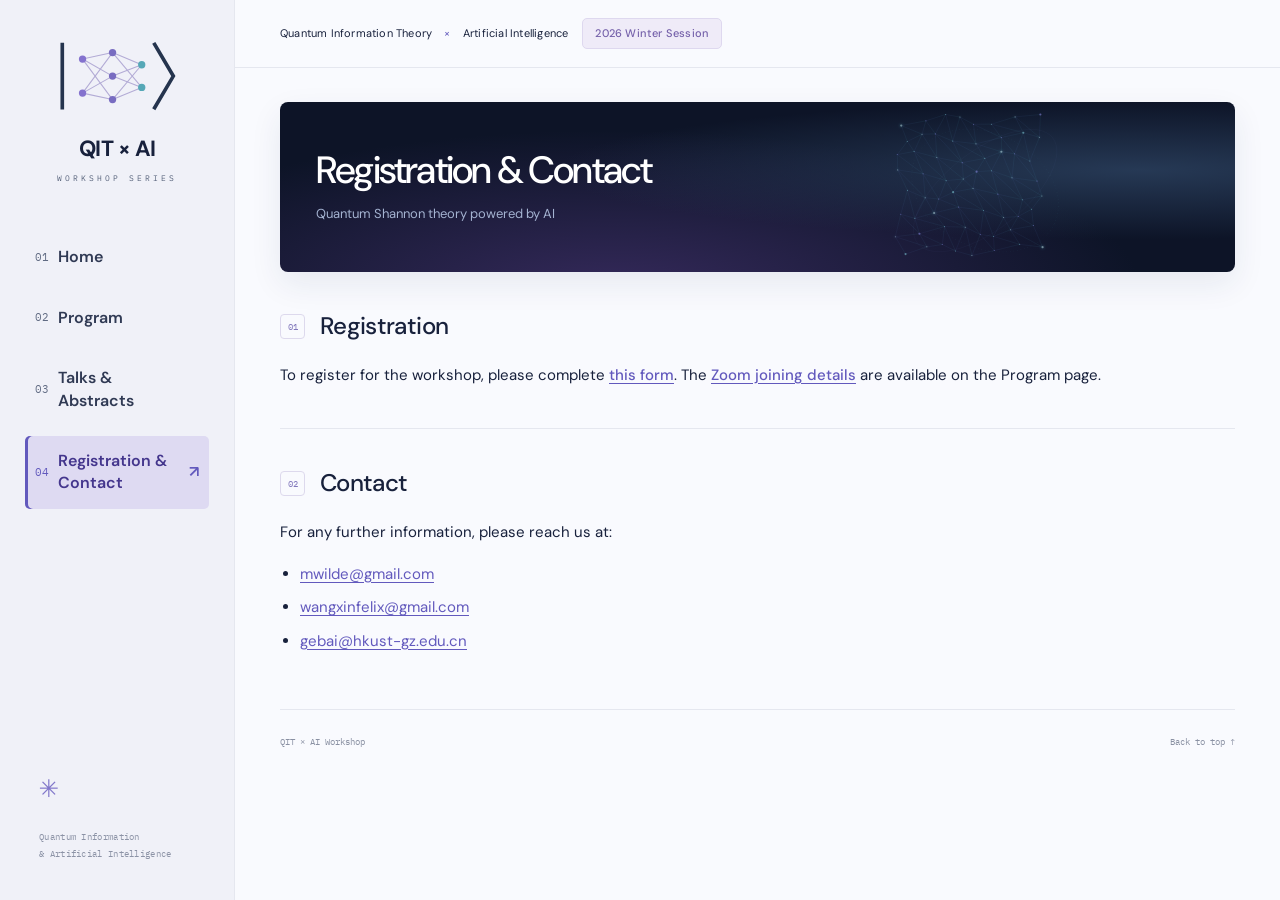
<file: register.html>
<!doctype html>
<html lang="en">
  <head>
    <meta charset="utf-8" />
    <meta name="viewport" content="width=device-width, initial-scale=1" />
    <title>Registration &amp; Contact — QIT × AI</title>
    <meta
      name="description"
      content="Registration and contact information for the 2026 Winter Session on quantum Shannon theory powered by AI."
    />
    <link rel="icon" href="assets/logo.svg" type="image/svg+xml" />
    <link rel="preconnect" href="https://fonts.googleapis.com" />
    <link rel="preconnect" href="https://fonts.gstatic.com" crossorigin />
    <link
      href="https://fonts.googleapis.com/css2?family=DM+Sans:wght@400;500;600;700&family=IBM+Plex+Mono:wght@400;500&display=swap"
      rel="stylesheet"
    />
    <link rel="stylesheet" href="css/styles.css" />
  </head>
  <body>
    <a class="skip-link" href="#main">Skip to content</a>
    <aside class="sidebar">
      <a class="brand" href="index.html" aria-label="QIT × AI home"
        ><img src="assets/logo.svg" alt="" width="126" height="77" /><span
          >QIT × AI<span class="brand-caption">WORKSHOP SERIES</span></span
        ></a
      >
      <nav aria-label="Primary">
        <a href="index.html"
          ><span class="nav-index">01</span>Home<span class="nav-arrow"
            >↗</span
          ></a
        ><a href="program.html"
          ><span class="nav-index">02</span>Program<span class="nav-arrow"
            >↗</span
          ></a
        ><a href="talks.html"><span class="nav-index">03</span>Talks &amp; Abstracts<span class="nav-arrow">↗</span></a><a href="register.html" aria-current="page"
          ><span class="nav-index">04</span>Registration &amp; Contact<span
            class="nav-arrow"
            >↗</span
          ></a
        >
      </nav>
      <div class="sidebar-bottom">
        <span class="tiny-orbit" aria-hidden="true">✳</span>Quantum
        Information<br />&amp; Artificial Intelligence
      </div>
    </aside>
    <div class="page-shell">
      <header class="topbar">
        <span
          >Quantum Information Theory
          <span class="top-cross">×</span> Artificial Intelligence</span
        ><span class="session-badge">2026 Winter Session</span>
      </header>
      <main id="main">
        <section class="hero subhero">
          <div class="hero-content">
            <h1>Registration &amp; Contact</h1>
            <p class="hero-summary">Quantum Shannon theory powered by AI</p>
          </div>
          <svg
            class="network"
            viewBox="0 0 650 500"
            fill="none"
            aria-hidden="true"
          >
            <defs>
              <linearGradient id="wire">
                <stop stop-color="#7583f3" />
                <stop offset="1" stop-color="#5de7ed" />
              </linearGradient>
            </defs>
            <g class="network-lines">
              <path d="M125.0 66.0L194.1 52.7" />
              <path d="M125.0 66.0L142.0 110.6" />
              <path d="M125.0 66.0L183.3 90.2" />
              <path d="M194.1 52.7L249.4 34.9" />
              <path d="M194.1 52.7L183.3 90.2" />
              <path d="M194.1 52.7L220.6 89.3" />
              <path d="M249.4 34.9L289.5 42.2" />
              <path d="M249.4 34.9L220.6 89.3" />
              <path d="M249.4 34.9L269.3 109.5" />
              <path d="M289.5 42.2L327.4 62.4" />
              <path d="M289.5 42.2L269.3 109.5" />
              <path d="M289.5 42.2L334.3 117.2" />
              <path d="M327.4 62.4L377.7 62.1" />
              <path d="M327.4 62.4L334.3 117.2" />
              <path d="M327.4 62.4L405.4 99.7" />
              <path d="M377.7 62.1L444.0 41.7" />
              <path d="M377.7 62.1L405.4 99.7" />
              <path d="M377.7 62.1L467.0 86.0" />
              <path d="M444.0 41.7L514.8 35.1" />
              <path d="M444.0 41.7L467.0 86.0" />
              <path d="M444.0 41.7L512.0 98.9" />
              <path d="M514.8 35.1L512.0 98.9" />
              <path d="M142.0 110.6L183.3 90.2" />
              <path d="M142.0 110.6L114.0 147.3" />
              <path d="M142.0 110.6L161.1 138.5" />
              <path d="M183.3 90.2L220.6 89.3" />
              <path d="M183.3 90.2L161.1 138.5" />
              <path d="M183.3 90.2L224.6 155.4" />
              <path d="M220.6 89.3L269.3 109.5" />
              <path d="M220.6 89.3L224.6 155.4" />
              <path d="M220.6 89.3L295.9 169.9" />
              <path d="M269.3 109.5L334.3 117.2" />
              <path d="M269.3 109.5L295.9 169.9" />
              <path d="M269.3 109.5L359.0 158.0" />
              <path d="M334.3 117.2L405.4 99.7" />
              <path d="M334.3 117.2L359.0 158.0" />
              <path d="M334.3 117.2L405.5 139.4" />
              <path d="M405.4 99.7L467.0 86.0" />
              <path d="M405.4 99.7L405.5 139.4" />
              <path d="M405.4 99.7L442.4 145.0" />
              <path d="M467.0 86.0L512.0 98.9" />
              <path d="M467.0 86.0L442.4 145.0" />
              <path d="M467.0 86.0L485.3 165.5" />
              <path d="M512.0 98.9L485.3 165.5" />
              <path d="M114.0 147.3L161.1 138.5" />
              <path d="M114.0 147.3L115.1 190.2" />
              <path d="M114.0 147.3L186.3 201.1" />
              <path d="M161.1 138.5L224.6 155.4" />
              <path d="M161.1 138.5L186.3 201.1" />
              <path d="M161.1 138.5L250.8 220.2" />
              <path d="M224.6 155.4L295.9 169.9" />
              <path d="M224.6 155.4L250.8 220.2" />
              <path d="M224.6 155.4L298.9 215.7" />
              <path d="M295.9 169.9L359.0 158.0" />
              <path d="M295.9 169.9L298.9 215.7" />
              <path d="M295.9 169.9L336.1 195.1" />
              <path d="M359.0 158.0L405.5 139.4" />
              <path d="M359.0 158.0L336.1 195.1" />
              <path d="M359.0 158.0L377.8 192.6" />
              <path d="M405.5 139.4L442.4 145.0" />
              <path d="M405.5 139.4L377.8 192.6" />
              <path d="M405.5 139.4L435.3 212.3" />
              <path d="M442.4 145.0L485.3 165.5" />
              <path d="M442.4 145.0L435.3 212.3" />
              <path d="M442.4 145.0L505.4 221.6" />
              <path d="M485.3 165.5L505.4 221.6" />
              <path d="M115.1 190.2L186.3 201.1" />
              <path d="M115.1 190.2L142.4 247.5" />
              <path d="M115.1 190.2L192.2 268.2" />
              <path d="M186.3 201.1L250.8 220.2" />
              <path d="M186.3 201.1L192.2 268.2" />
              <path d="M186.3 201.1L229.9 271.9" />
              <path d="M250.8 220.2L298.9 215.7" />
              <path d="M250.8 220.2L229.9 271.9" />
              <path d="M250.8 220.2L270.4 252.6" />
              <path d="M298.9 215.7L336.1 195.1" />
              <path d="M298.9 215.7L270.4 252.6" />
              <path d="M298.9 215.7L326.2 242.2" />
              <path d="M336.1 195.1L377.8 192.6" />
              <path d="M336.1 195.1L326.2 242.2" />
              <path d="M336.1 195.1L395.6 258.1" />
              <path d="M377.8 192.6L435.3 212.3" />
              <path d="M377.8 192.6L395.6 258.1" />
              <path d="M377.8 192.6L464.5 273.8" />
              <path d="M435.3 212.3L505.4 221.6" />
              <path d="M435.3 212.3L464.5 273.8" />
              <path d="M435.3 212.3L519.1 263.3" />
              <path d="M505.4 221.6L519.1 263.3" />
              <path d="M142.4 247.5L192.2 268.2" />
              <path d="M142.4 247.5L123.6 314.5" />
              <path d="M142.4 247.5L163.2 325.9" />
              <path d="M192.2 268.2L229.9 271.9" />
              <path d="M192.2 268.2L163.2 325.9" />
              <path d="M192.2 268.2L217.2 310.9" />
              <path d="M229.9 271.9L270.4 252.6" />
              <path d="M229.9 271.9L217.2 310.9" />
              <path d="M229.9 271.9L285.8 294.4" />
              <path d="M270.4 252.6L326.2 242.2" />
              <path d="M270.4 252.6L285.8 294.4" />
              <path d="M270.4 252.6L355.5 303.8" />
              <path d="M326.2 242.2L395.6 258.1" />
              <path d="M326.2 242.2L355.5 303.8" />
              <path d="M326.2 242.2L411.8 323.5" />
              <path d="M395.6 258.1L464.5 273.8" />
              <path d="M395.6 258.1L411.8 323.5" />
              <path d="M395.6 258.1L452.7 320.8" />
              <path d="M464.5 273.8L519.1 263.3" />
              <path d="M464.5 273.8L452.7 320.8" />
              <path d="M464.5 273.8L490.2 300.2" />
              <path d="M519.1 263.3L490.2 300.2" />
              <path d="M123.6 314.5L163.2 325.9" />
              <path d="M123.6 314.5L108.5 377.4" />
              <path d="M123.6 314.5L176.0 369.0" />
              <path d="M163.2 325.9L217.2 310.9" />
              <path d="M163.2 325.9L176.0 369.0" />
              <path d="M163.2 325.9L246.3 349.0" />
              <path d="M217.2 310.9L285.8 294.4" />
              <path d="M217.2 310.9L246.3 349.0" />
              <path d="M217.2 310.9L304.4 350.6" />
              <path d="M285.8 294.4L355.5 303.8" />
              <path d="M285.8 294.4L304.4 350.6" />
              <path d="M285.8 294.4L346.5 371.1" />
              <path d="M355.5 303.8L411.8 323.5" />
              <path d="M355.5 303.8L346.5 371.1" />
              <path d="M355.5 303.8L383.5 376.5" />
              <path d="M411.8 323.5L452.7 320.8" />
              <path d="M411.8 323.5L383.5 376.5" />
              <path d="M411.8 323.5L431.1 357.8" />
              <path d="M452.7 320.8L490.2 300.2" />
              <path d="M452.7 320.8L431.1 357.8" />
              <path d="M452.7 320.8L495.2 346.1" />
              <path d="M490.2 300.2L495.2 346.1" />
              <path d="M108.5 377.4L176.0 369.0" />
              <path d="M108.5 377.4L137.1 426.1" />
              <path d="M108.5 377.4L196.8 405.7" />
              <path d="M176.0 369.0L246.3 349.0" />
              <path d="M176.0 369.0L196.8 405.7" />
              <path d="M176.0 369.0L240.1 399.1" />
              <path d="M246.3 349.0L304.4 350.6" />
              <path d="M246.3 349.0L240.1 399.1" />
              <path d="M246.3 349.0L277.0 417.2" />
              <path d="M304.4 350.6L346.5 371.1" />
              <path d="M304.4 350.6L277.0 417.2" />
              <path d="M304.4 350.6L323.0 430.0" />
              <path d="M346.5 371.1L383.5 376.5" />
              <path d="M346.5 371.1L323.0 430.0" />
              <path d="M346.5 371.1L385.6 416.2" />
              <path d="M383.5 376.5L431.1 357.8" />
              <path d="M383.5 376.5L385.6 416.2" />
              <path d="M383.5 376.5L456.8 398.8" />
              <path d="M431.1 357.8L495.2 346.1" />
              <path d="M431.1 357.8L456.8 398.8" />
              <path d="M431.1 357.8L520.9 406.6" />
              <path d="M495.2 346.1L520.9 406.6" />
              <path d="M137.1 426.1L196.8 405.7" />
              <path d="M196.8 405.7L240.1 399.1" />
              <path d="M240.1 399.1L277.0 417.2" />
              <path d="M277.0 417.2L323.0 430.0" />
              <path d="M323.0 430.0L385.6 416.2" />
              <path d="M385.6 416.2L456.8 398.8" />
              <path d="M456.8 398.8L520.9 406.6" />
            </g>
            <g>
              <circle cx="125.0" cy="66.0" r="3" class="node n0" />
              <circle cx="194.1" cy="52.7" r="1.5" class="node n1" />
              <circle cx="249.4" cy="34.9" r="1.5" class="node n2" />
              <circle cx="289.5" cy="42.2" r="1.5" class="node n0" />
              <circle cx="327.4" cy="62.4" r="1.5" class="node n1" />
              <circle cx="377.7" cy="62.1" r="1.5" class="node n2" />
              <circle cx="444.0" cy="41.7" r="1.5" class="node n0" />
              <circle cx="514.8" cy="35.1" r="3" class="node n1" />
              <circle cx="142.0" cy="110.6" r="1.5" class="node n2" />
              <circle cx="183.3" cy="90.2" r="1.5" class="node n0" />
              <circle cx="220.6" cy="89.3" r="1.5" class="node n1" />
              <circle cx="269.3" cy="109.5" r="1.5" class="node n2" />
              <circle cx="334.3" cy="117.2" r="1.5" class="node n0" />
              <circle cx="405.4" cy="99.7" r="1.5" class="node n1" />
              <circle cx="467.0" cy="86.0" r="3" class="node n2" />
              <circle cx="512.0" cy="98.9" r="1.5" class="node n0" />
              <circle cx="114.0" cy="147.3" r="1.5" class="node n1" />
              <circle cx="161.1" cy="138.5" r="1.5" class="node n2" />
              <circle cx="224.6" cy="155.4" r="1.5" class="node n0" />
              <circle cx="295.9" cy="169.9" r="1.5" class="node n1" />
              <circle cx="359.0" cy="158.0" r="1.5" class="node n2" />
              <circle cx="405.5" cy="139.4" r="3" class="node n0" />
              <circle cx="442.4" cy="145.0" r="1.5" class="node n1" />
              <circle cx="485.3" cy="165.5" r="1.5" class="node n2" />
              <circle cx="115.1" cy="190.2" r="1.5" class="node n0" />
              <circle cx="186.3" cy="201.1" r="1.5" class="node n1" />
              <circle cx="250.8" cy="220.2" r="1.5" class="node n2" />
              <circle cx="298.9" cy="215.7" r="1.5" class="node n0" />
              <circle cx="336.1" cy="195.1" r="3" class="node n1" />
              <circle cx="377.8" cy="192.6" r="1.5" class="node n2" />
              <circle cx="435.3" cy="212.3" r="1.5" class="node n0" />
              <circle cx="505.4" cy="221.6" r="1.5" class="node n1" />
              <circle cx="142.4" cy="247.5" r="1.5" class="node n2" />
              <circle cx="192.2" cy="268.2" r="1.5" class="node n0" />
              <circle cx="229.9" cy="271.9" r="1.5" class="node n1" />
              <circle cx="270.4" cy="252.6" r="3" class="node n2" />
              <circle cx="326.2" cy="242.2" r="1.5" class="node n0" />
              <circle cx="395.6" cy="258.1" r="1.5" class="node n1" />
              <circle cx="464.5" cy="273.8" r="1.5" class="node n2" />
              <circle cx="519.1" cy="263.3" r="1.5" class="node n0" />
              <circle cx="123.6" cy="314.5" r="1.5" class="node n1" />
              <circle cx="163.2" cy="325.9" r="1.5" class="node n2" />
              <circle cx="217.2" cy="310.9" r="3" class="node n0" />
              <circle cx="285.8" cy="294.4" r="1.5" class="node n1" />
              <circle cx="355.5" cy="303.8" r="1.5" class="node n2" />
              <circle cx="411.8" cy="323.5" r="1.5" class="node n0" />
              <circle cx="452.7" cy="320.8" r="1.5" class="node n1" />
              <circle cx="490.2" cy="300.2" r="1.5" class="node n2" />
              <circle cx="108.5" cy="377.4" r="1.5" class="node n0" />
              <circle cx="176.0" cy="369.0" r="3" class="node n1" />
              <circle cx="246.3" cy="349.0" r="1.5" class="node n2" />
              <circle cx="304.4" cy="350.6" r="1.5" class="node n0" />
              <circle cx="346.5" cy="371.1" r="1.5" class="node n1" />
              <circle cx="383.5" cy="376.5" r="1.5" class="node n2" />
              <circle cx="431.1" cy="357.8" r="1.5" class="node n0" />
              <circle cx="495.2" cy="346.1" r="1.5" class="node n1" />
              <circle cx="137.1" cy="426.1" r="3" class="node n2" />
              <circle cx="196.8" cy="405.7" r="1.5" class="node n0" />
              <circle cx="240.1" cy="399.1" r="1.5" class="node n1" />
              <circle cx="277.0" cy="417.2" r="1.5" class="node n2" />
              <circle cx="323.0" cy="430.0" r="1.5" class="node n0" />
              <circle cx="385.6" cy="416.2" r="1.5" class="node n1" />
              <circle cx="456.8" cy="398.8" r="1.5" class="node n2" />
              <circle cx="520.9" cy="406.6" r="3" class="node n0" />
            </g>
            <ellipse
              cx="360"
              cy="248"
              rx="240"
              ry="110"
              transform="rotate(-38 360 248)"
              class="network-orbit"
            />
            <ellipse
              cx="360"
              cy="248"
              rx="215"
              ry="160"
              transform="rotate(26 360 248)"
              class="network-orbit second"
            />
          </svg>
        </section>
        <section class="section">
          <div class="section-title">
            <span class="section-index">01</span>
            <h2>Registration</h2>
          </div>
          <p>
            To register for the workshop, please complete <a class="registration-form-link" href="https://forms.gle/8mnQ3nu3CE2rXzx46">this form</a>.
            The <a class="registration-form-link" href="program.html#venue">Zoom joining details</a> are available on the Program page.
          </p>
        </section>
        <section class="section" id="contact">
          <div class="section-title">
            <span class="section-index">02</span>
            <h2>Contact</h2>
          </div>
          <p>For any further information, please reach us at:</p>
          <ul class="contact-emails">
            <li><a href="mailto:mwilde@gmail.com">mwilde@gmail.com</a></li>
            <li><a href="mailto:wangxinfelix@gmail.com">wangxinfelix@gmail.com</a></li>
            <li><a href="mailto:gebai@hkust-gz.edu.cn">gebai@hkust-gz.edu.cn</a></li>
          </ul>
        </section>
      </main>
      <footer>
        <span>QIT × AI Workshop</span><a href="#main">Back to top ↑</a>
      </footer>
    </div>
    <script src="js/main.js"></script>
  </body>
</html>
</file>
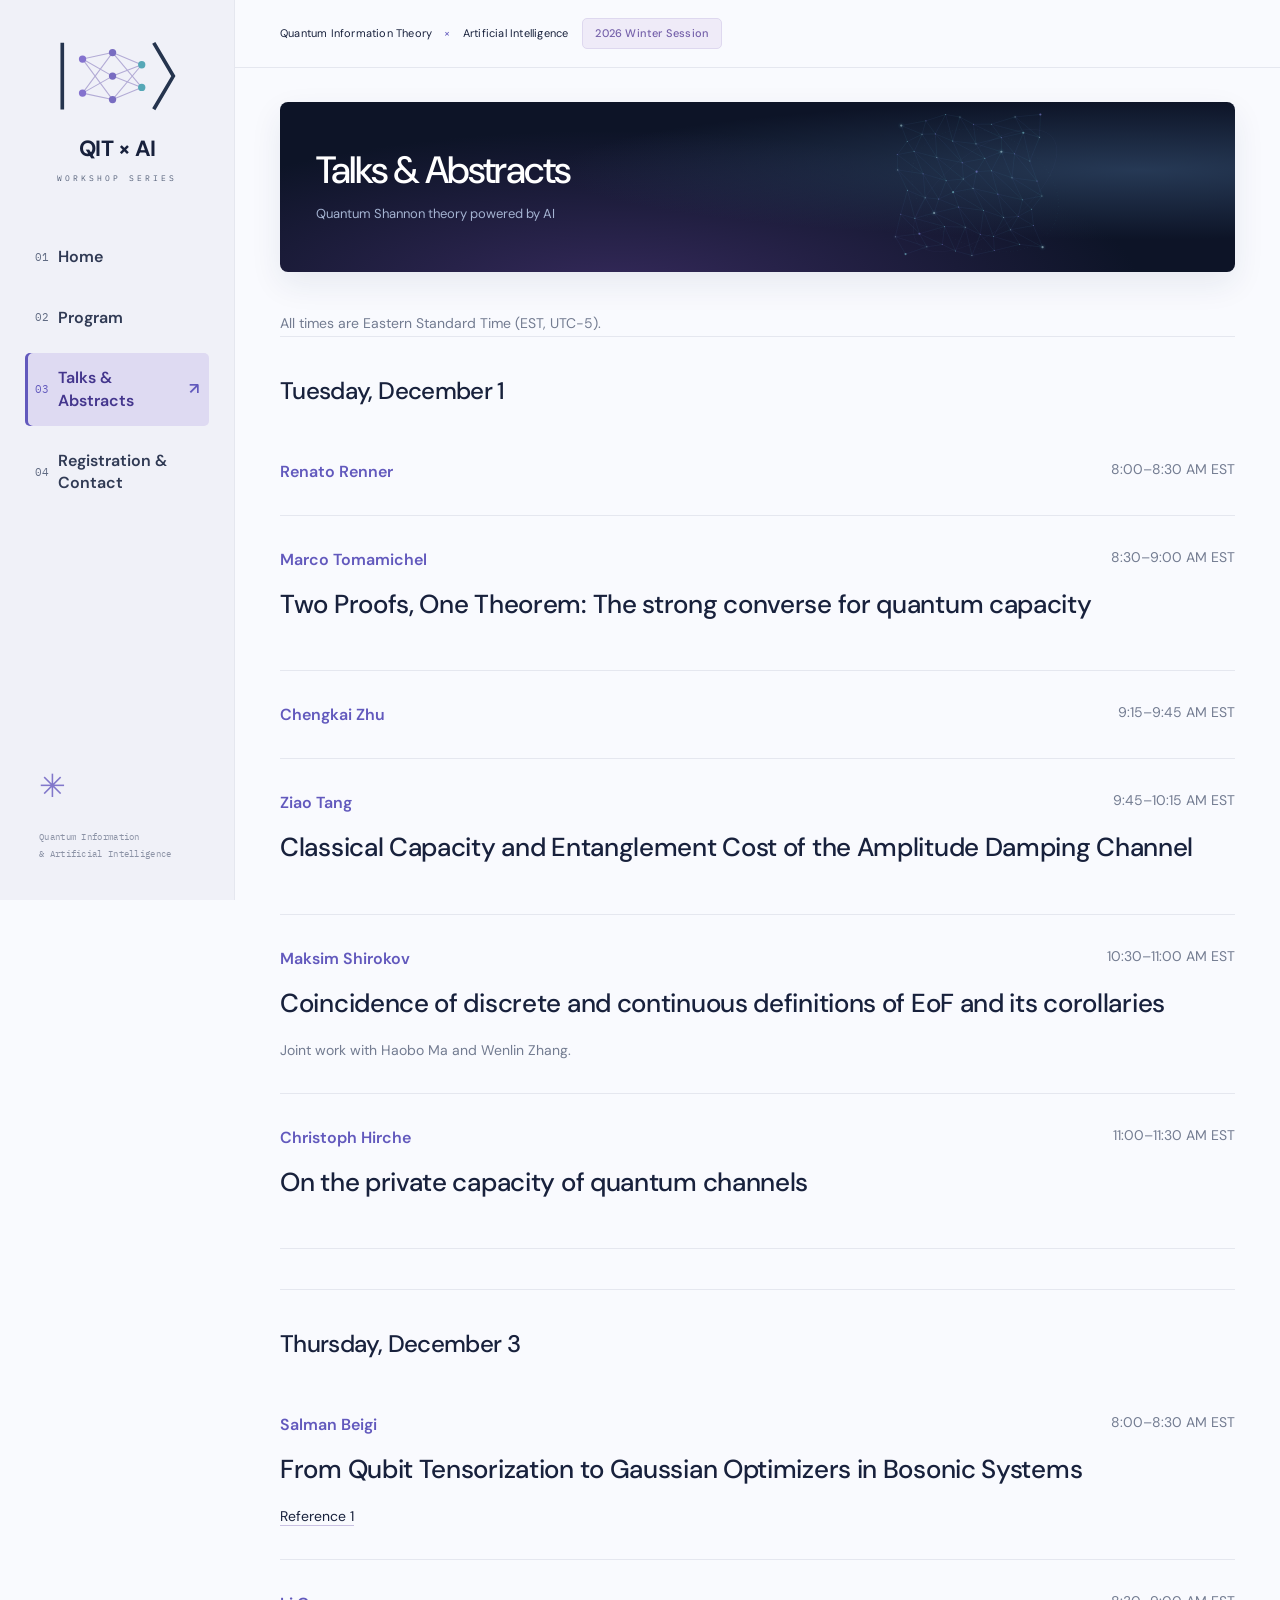
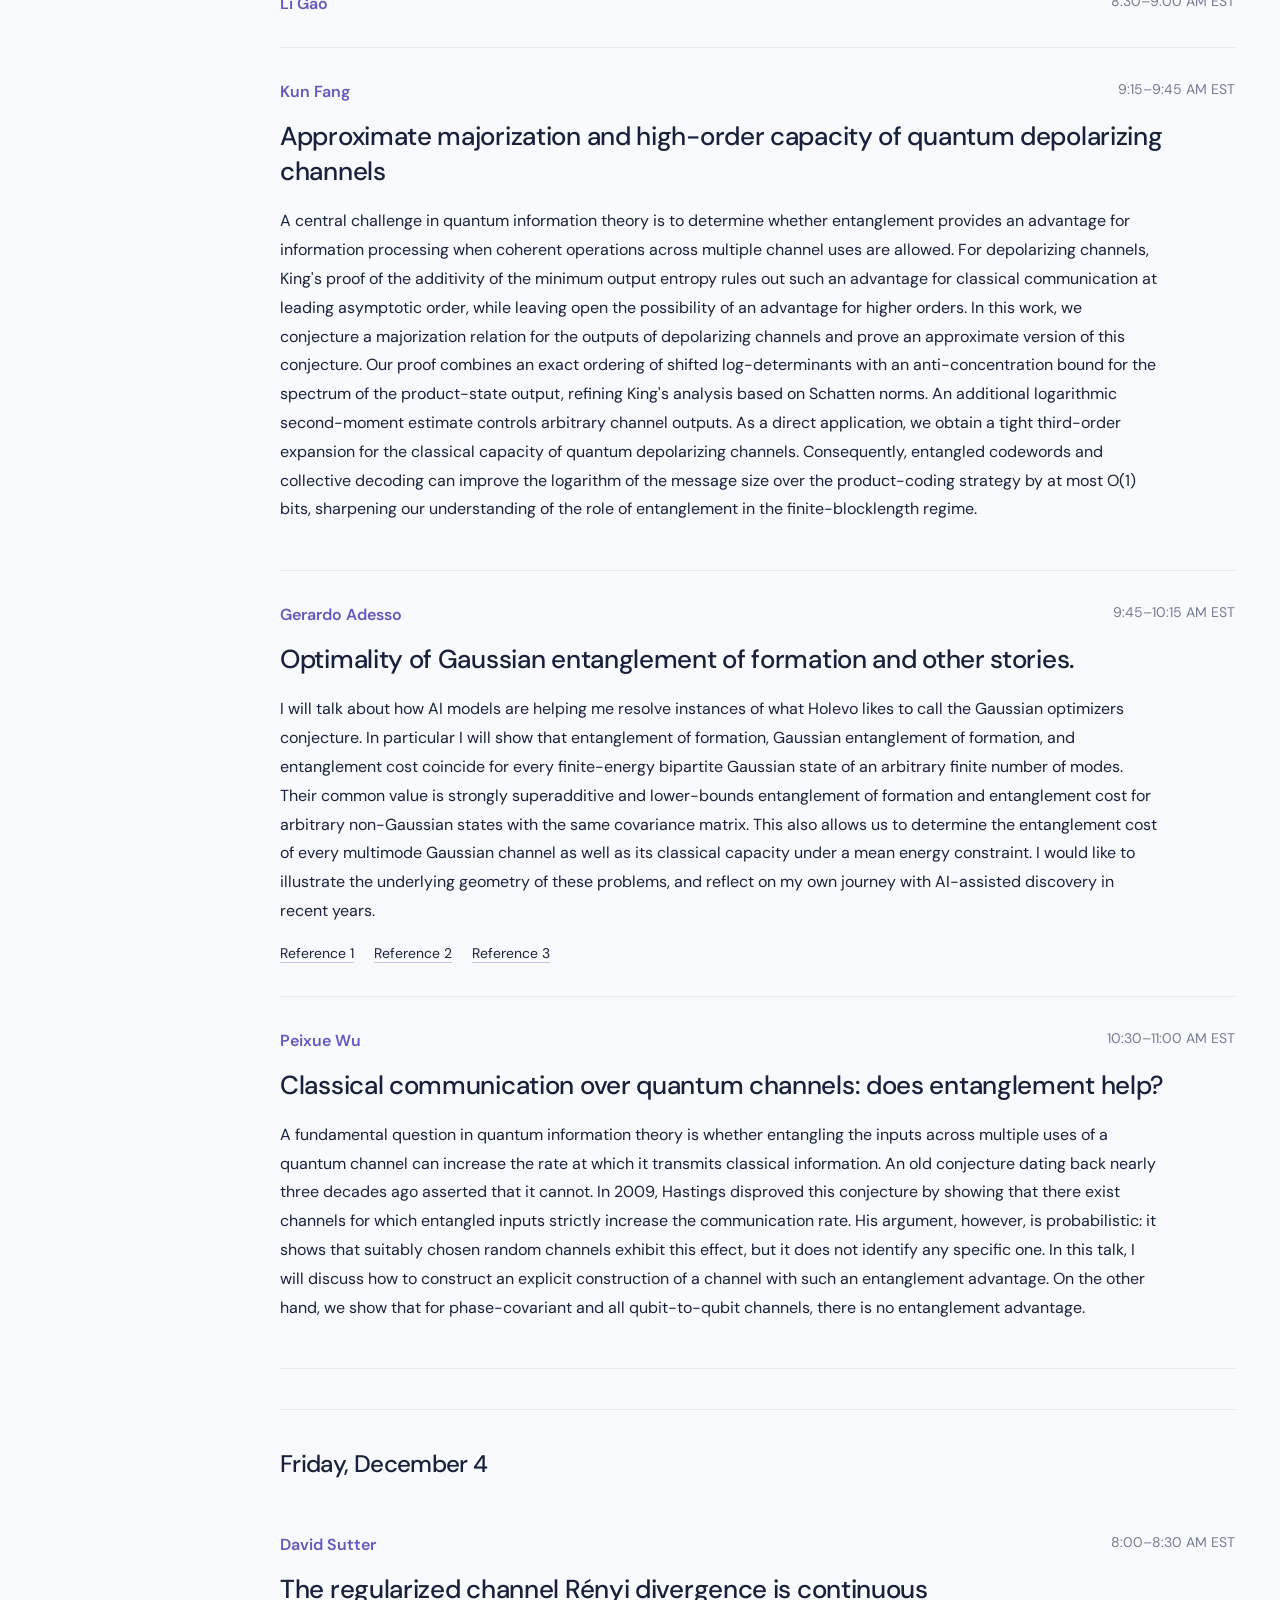
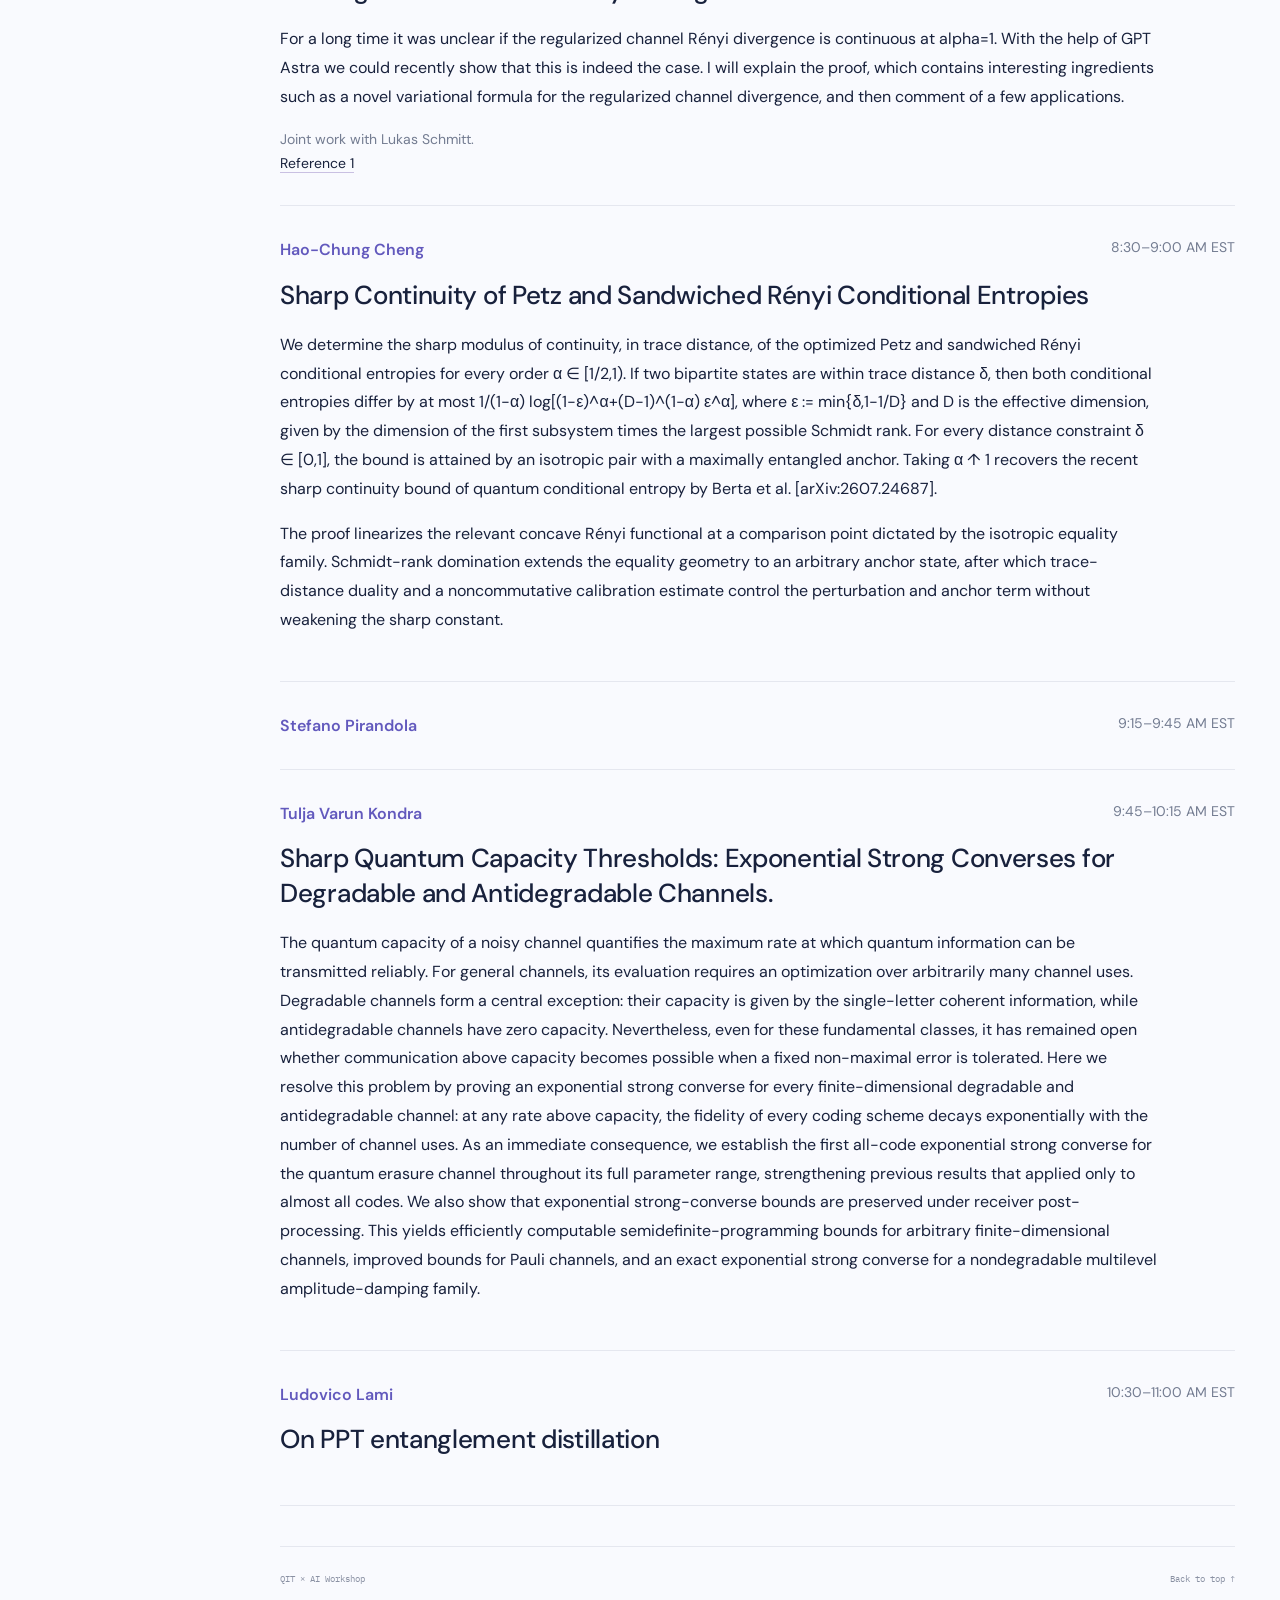
<file: talks.html>
<!doctype html>
<html lang="en">
  <head>
    <meta charset="utf-8" />
    <meta name="viewport" content="width=device-width, initial-scale=1" />
    <title>Talks &amp; Abstracts — QIT × AI</title>
    <meta
      name="description"
      content="2026 Winter Session: leading developments in quantum Shannon theory powered by AI. Dec. 1, 3–4, 2026, starting at 7:50 AM EST on Dec. 1 and 8:00 AM EST on Dec. 3–4, via Zoom."
    />
    <link rel="icon" href="assets/logo.svg" type="image/svg+xml" />
    <link rel="preconnect" href="https://fonts.googleapis.com" />
    <link rel="preconnect" href="https://fonts.gstatic.com" crossorigin />
    <link
      href="https://fonts.googleapis.com/css2?family=DM+Sans:wght@400;500;600;700&family=IBM+Plex+Mono:wght@400;500&display=swap"
      rel="stylesheet"
    />
    <link rel="stylesheet" href="css/styles.css?v=20261128-talks" />
  </head>
  <body>
    <a class="skip-link" href="#main">Skip to content</a>
    <aside class="sidebar">
      <a class="brand" href="index.html" aria-label="QIT × AI home"
        ><img src="assets/logo.svg" alt="" width="126" height="77" /><span
          >QIT × AI<span class="brand-caption">WORKSHOP SERIES</span></span
        ></a
      >
      <nav aria-label="Primary">
        <a href="index.html"
          ><span class="nav-index">01</span>Home<span class="nav-arrow"
            >↗</span
          ></a
        ><a href="program.html"
          ><span class="nav-index">02</span>Program<span class="nav-arrow"
            >↗</span
          ></a
        ><a href="talks.html" aria-current="page"><span class="nav-index">03</span>Talks &amp; Abstracts<span class="nav-arrow">↗</span></a><a href="register.html"
          ><span class="nav-index">04</span>Registration &amp; Contact<span
            class="nav-arrow"
            >↗</span
          ></a
        >
      </nav>
      <div class="sidebar-bottom">
        <span class="tiny-orbit" aria-hidden="true">✳</span>Quantum
        Information<br />&amp; Artificial Intelligence
      </div>
    </aside>
    <div class="page-shell">
      <header class="topbar">
        <span
          >Quantum Information Theory
          <span class="top-cross">×</span> Artificial Intelligence</span
        ><span class="session-badge">2026 Winter Session</span>
      </header>
      <main id="main">
        <section class="hero subhero">
          <div class="hero-content">
            <h1>Talks &amp; Abstracts</h1>
            <p class="hero-summary">
              Quantum Shannon theory powered by AI
            </p>
          </div>
          <svg
            class="network"
            viewBox="0 0 650 500"
            fill="none"
            aria-hidden="true"
          >
            <defs>
              <linearGradient id="wire">
                <stop stop-color="#7583f3" />
                <stop offset="1" stop-color="#5de7ed" />
              </linearGradient>
            </defs>
            <g class="network-lines">
              <path d="M125.0 66.0L194.1 52.7" />
              <path d="M125.0 66.0L142.0 110.6" />
              <path d="M125.0 66.0L183.3 90.2" />
              <path d="M194.1 52.7L249.4 34.9" />
              <path d="M194.1 52.7L183.3 90.2" />
              <path d="M194.1 52.7L220.6 89.3" />
              <path d="M249.4 34.9L289.5 42.2" />
              <path d="M249.4 34.9L220.6 89.3" />
              <path d="M249.4 34.9L269.3 109.5" />
              <path d="M289.5 42.2L327.4 62.4" />
              <path d="M289.5 42.2L269.3 109.5" />
              <path d="M289.5 42.2L334.3 117.2" />
              <path d="M327.4 62.4L377.7 62.1" />
              <path d="M327.4 62.4L334.3 117.2" />
              <path d="M327.4 62.4L405.4 99.7" />
              <path d="M377.7 62.1L444.0 41.7" />
              <path d="M377.7 62.1L405.4 99.7" />
              <path d="M377.7 62.1L467.0 86.0" />
              <path d="M444.0 41.7L514.8 35.1" />
              <path d="M444.0 41.7L467.0 86.0" />
              <path d="M444.0 41.7L512.0 98.9" />
              <path d="M514.8 35.1L512.0 98.9" />
              <path d="M142.0 110.6L183.3 90.2" />
              <path d="M142.0 110.6L114.0 147.3" />
              <path d="M142.0 110.6L161.1 138.5" />
              <path d="M183.3 90.2L220.6 89.3" />
              <path d="M183.3 90.2L161.1 138.5" />
              <path d="M183.3 90.2L224.6 155.4" />
              <path d="M220.6 89.3L269.3 109.5" />
              <path d="M220.6 89.3L224.6 155.4" />
              <path d="M220.6 89.3L295.9 169.9" />
              <path d="M269.3 109.5L334.3 117.2" />
              <path d="M269.3 109.5L295.9 169.9" />
              <path d="M269.3 109.5L359.0 158.0" />
              <path d="M334.3 117.2L405.4 99.7" />
              <path d="M334.3 117.2L359.0 158.0" />
              <path d="M334.3 117.2L405.5 139.4" />
              <path d="M405.4 99.7L467.0 86.0" />
              <path d="M405.4 99.7L405.5 139.4" />
              <path d="M405.4 99.7L442.4 145.0" />
              <path d="M467.0 86.0L512.0 98.9" />
              <path d="M467.0 86.0L442.4 145.0" />
              <path d="M467.0 86.0L485.3 165.5" />
              <path d="M512.0 98.9L485.3 165.5" />
              <path d="M114.0 147.3L161.1 138.5" />
              <path d="M114.0 147.3L115.1 190.2" />
              <path d="M114.0 147.3L186.3 201.1" />
              <path d="M161.1 138.5L224.6 155.4" />
              <path d="M161.1 138.5L186.3 201.1" />
              <path d="M161.1 138.5L250.8 220.2" />
              <path d="M224.6 155.4L295.9 169.9" />
              <path d="M224.6 155.4L250.8 220.2" />
              <path d="M224.6 155.4L298.9 215.7" />
              <path d="M295.9 169.9L359.0 158.0" />
              <path d="M295.9 169.9L298.9 215.7" />
              <path d="M295.9 169.9L336.1 195.1" />
              <path d="M359.0 158.0L405.5 139.4" />
              <path d="M359.0 158.0L336.1 195.1" />
              <path d="M359.0 158.0L377.8 192.6" />
              <path d="M405.5 139.4L442.4 145.0" />
              <path d="M405.5 139.4L377.8 192.6" />
              <path d="M405.5 139.4L435.3 212.3" />
              <path d="M442.4 145.0L485.3 165.5" />
              <path d="M442.4 145.0L435.3 212.3" />
              <path d="M442.4 145.0L505.4 221.6" />
              <path d="M485.3 165.5L505.4 221.6" />
              <path d="M115.1 190.2L186.3 201.1" />
              <path d="M115.1 190.2L142.4 247.5" />
              <path d="M115.1 190.2L192.2 268.2" />
              <path d="M186.3 201.1L250.8 220.2" />
              <path d="M186.3 201.1L192.2 268.2" />
              <path d="M186.3 201.1L229.9 271.9" />
              <path d="M250.8 220.2L298.9 215.7" />
              <path d="M250.8 220.2L229.9 271.9" />
              <path d="M250.8 220.2L270.4 252.6" />
              <path d="M298.9 215.7L336.1 195.1" />
              <path d="M298.9 215.7L270.4 252.6" />
              <path d="M298.9 215.7L326.2 242.2" />
              <path d="M336.1 195.1L377.8 192.6" />
              <path d="M336.1 195.1L326.2 242.2" />
              <path d="M336.1 195.1L395.6 258.1" />
              <path d="M377.8 192.6L435.3 212.3" />
              <path d="M377.8 192.6L395.6 258.1" />
              <path d="M377.8 192.6L464.5 273.8" />
              <path d="M435.3 212.3L505.4 221.6" />
              <path d="M435.3 212.3L464.5 273.8" />
              <path d="M435.3 212.3L519.1 263.3" />
              <path d="M505.4 221.6L519.1 263.3" />
              <path d="M142.4 247.5L192.2 268.2" />
              <path d="M142.4 247.5L123.6 314.5" />
              <path d="M142.4 247.5L163.2 325.9" />
              <path d="M192.2 268.2L229.9 271.9" />
              <path d="M192.2 268.2L163.2 325.9" />
              <path d="M192.2 268.2L217.2 310.9" />
              <path d="M229.9 271.9L270.4 252.6" />
              <path d="M229.9 271.9L217.2 310.9" />
              <path d="M229.9 271.9L285.8 294.4" />
              <path d="M270.4 252.6L326.2 242.2" />
              <path d="M270.4 252.6L285.8 294.4" />
              <path d="M270.4 252.6L355.5 303.8" />
              <path d="M326.2 242.2L395.6 258.1" />
              <path d="M326.2 242.2L355.5 303.8" />
              <path d="M326.2 242.2L411.8 323.5" />
              <path d="M395.6 258.1L464.5 273.8" />
              <path d="M395.6 258.1L411.8 323.5" />
              <path d="M395.6 258.1L452.7 320.8" />
              <path d="M464.5 273.8L519.1 263.3" />
              <path d="M464.5 273.8L452.7 320.8" />
              <path d="M464.5 273.8L490.2 300.2" />
              <path d="M519.1 263.3L490.2 300.2" />
              <path d="M123.6 314.5L163.2 325.9" />
              <path d="M123.6 314.5L108.5 377.4" />
              <path d="M123.6 314.5L176.0 369.0" />
              <path d="M163.2 325.9L217.2 310.9" />
              <path d="M163.2 325.9L176.0 369.0" />
              <path d="M163.2 325.9L246.3 349.0" />
              <path d="M217.2 310.9L285.8 294.4" />
              <path d="M217.2 310.9L246.3 349.0" />
              <path d="M217.2 310.9L304.4 350.6" />
              <path d="M285.8 294.4L355.5 303.8" />
              <path d="M285.8 294.4L304.4 350.6" />
              <path d="M285.8 294.4L346.5 371.1" />
              <path d="M355.5 303.8L411.8 323.5" />
              <path d="M355.5 303.8L346.5 371.1" />
              <path d="M355.5 303.8L383.5 376.5" />
              <path d="M411.8 323.5L452.7 320.8" />
              <path d="M411.8 323.5L383.5 376.5" />
              <path d="M411.8 323.5L431.1 357.8" />
              <path d="M452.7 320.8L490.2 300.2" />
              <path d="M452.7 320.8L431.1 357.8" />
              <path d="M452.7 320.8L495.2 346.1" />
              <path d="M490.2 300.2L495.2 346.1" />
              <path d="M108.5 377.4L176.0 369.0" />
              <path d="M108.5 377.4L137.1 426.1" />
              <path d="M108.5 377.4L196.8 405.7" />
              <path d="M176.0 369.0L246.3 349.0" />
              <path d="M176.0 369.0L196.8 405.7" />
              <path d="M176.0 369.0L240.1 399.1" />
              <path d="M246.3 349.0L304.4 350.6" />
              <path d="M246.3 349.0L240.1 399.1" />
              <path d="M246.3 349.0L277.0 417.2" />
              <path d="M304.4 350.6L346.5 371.1" />
              <path d="M304.4 350.6L277.0 417.2" />
              <path d="M304.4 350.6L323.0 430.0" />
              <path d="M346.5 371.1L383.5 376.5" />
              <path d="M346.5 371.1L323.0 430.0" />
              <path d="M346.5 371.1L385.6 416.2" />
              <path d="M383.5 376.5L431.1 357.8" />
              <path d="M383.5 376.5L385.6 416.2" />
              <path d="M383.5 376.5L456.8 398.8" />
              <path d="M431.1 357.8L495.2 346.1" />
              <path d="M431.1 357.8L456.8 398.8" />
              <path d="M431.1 357.8L520.9 406.6" />
              <path d="M495.2 346.1L520.9 406.6" />
              <path d="M137.1 426.1L196.8 405.7" />
              <path d="M196.8 405.7L240.1 399.1" />
              <path d="M240.1 399.1L277.0 417.2" />
              <path d="M277.0 417.2L323.0 430.0" />
              <path d="M323.0 430.0L385.6 416.2" />
              <path d="M385.6 416.2L456.8 398.8" />
              <path d="M456.8 398.8L520.9 406.6" />
            </g>
            <g>
              <circle cx="125.0" cy="66.0" r="3" class="node n0" />
              <circle cx="194.1" cy="52.7" r="1.5" class="node n1" />
              <circle cx="249.4" cy="34.9" r="1.5" class="node n2" />
              <circle cx="289.5" cy="42.2" r="1.5" class="node n0" />
              <circle cx="327.4" cy="62.4" r="1.5" class="node n1" />
              <circle cx="377.7" cy="62.1" r="1.5" class="node n2" />
              <circle cx="444.0" cy="41.7" r="1.5" class="node n0" />
              <circle cx="514.8" cy="35.1" r="3" class="node n1" />
              <circle cx="142.0" cy="110.6" r="1.5" class="node n2" />
              <circle cx="183.3" cy="90.2" r="1.5" class="node n0" />
              <circle cx="220.6" cy="89.3" r="1.5" class="node n1" />
              <circle cx="269.3" cy="109.5" r="1.5" class="node n2" />
              <circle cx="334.3" cy="117.2" r="1.5" class="node n0" />
              <circle cx="405.4" cy="99.7" r="1.5" class="node n1" />
              <circle cx="467.0" cy="86.0" r="3" class="node n2" />
              <circle cx="512.0" cy="98.9" r="1.5" class="node n0" />
              <circle cx="114.0" cy="147.3" r="1.5" class="node n1" />
              <circle cx="161.1" cy="138.5" r="1.5" class="node n2" />
              <circle cx="224.6" cy="155.4" r="1.5" class="node n0" />
              <circle cx="295.9" cy="169.9" r="1.5" class="node n1" />
              <circle cx="359.0" cy="158.0" r="1.5" class="node n2" />
              <circle cx="405.5" cy="139.4" r="3" class="node n0" />
              <circle cx="442.4" cy="145.0" r="1.5" class="node n1" />
              <circle cx="485.3" cy="165.5" r="1.5" class="node n2" />
              <circle cx="115.1" cy="190.2" r="1.5" class="node n0" />
              <circle cx="186.3" cy="201.1" r="1.5" class="node n1" />
              <circle cx="250.8" cy="220.2" r="1.5" class="node n2" />
              <circle cx="298.9" cy="215.7" r="1.5" class="node n0" />
              <circle cx="336.1" cy="195.1" r="3" class="node n1" />
              <circle cx="377.8" cy="192.6" r="1.5" class="node n2" />
              <circle cx="435.3" cy="212.3" r="1.5" class="node n0" />
              <circle cx="505.4" cy="221.6" r="1.5" class="node n1" />
              <circle cx="142.4" cy="247.5" r="1.5" class="node n2" />
              <circle cx="192.2" cy="268.2" r="1.5" class="node n0" />
              <circle cx="229.9" cy="271.9" r="1.5" class="node n1" />
              <circle cx="270.4" cy="252.6" r="3" class="node n2" />
              <circle cx="326.2" cy="242.2" r="1.5" class="node n0" />
              <circle cx="395.6" cy="258.1" r="1.5" class="node n1" />
              <circle cx="464.5" cy="273.8" r="1.5" class="node n2" />
              <circle cx="519.1" cy="263.3" r="1.5" class="node n0" />
              <circle cx="123.6" cy="314.5" r="1.5" class="node n1" />
              <circle cx="163.2" cy="325.9" r="1.5" class="node n2" />
              <circle cx="217.2" cy="310.9" r="3" class="node n0" />
              <circle cx="285.8" cy="294.4" r="1.5" class="node n1" />
              <circle cx="355.5" cy="303.8" r="1.5" class="node n2" />
              <circle cx="411.8" cy="323.5" r="1.5" class="node n0" />
              <circle cx="452.7" cy="320.8" r="1.5" class="node n1" />
              <circle cx="490.2" cy="300.2" r="1.5" class="node n2" />
              <circle cx="108.5" cy="377.4" r="1.5" class="node n0" />
              <circle cx="176.0" cy="369.0" r="3" class="node n1" />
              <circle cx="246.3" cy="349.0" r="1.5" class="node n2" />
              <circle cx="304.4" cy="350.6" r="1.5" class="node n0" />
              <circle cx="346.5" cy="371.1" r="1.5" class="node n1" />
              <circle cx="383.5" cy="376.5" r="1.5" class="node n2" />
              <circle cx="431.1" cy="357.8" r="1.5" class="node n0" />
              <circle cx="495.2" cy="346.1" r="1.5" class="node n1" />
              <circle cx="137.1" cy="426.1" r="3" class="node n2" />
              <circle cx="196.8" cy="405.7" r="1.5" class="node n0" />
              <circle cx="240.1" cy="399.1" r="1.5" class="node n1" />
              <circle cx="277.0" cy="417.2" r="1.5" class="node n2" />
              <circle cx="323.0" cy="430.0" r="1.5" class="node n0" />
              <circle cx="385.6" cy="416.2" r="1.5" class="node n1" />
              <circle cx="456.8" cy="398.8" r="1.5" class="node n2" />
              <circle cx="520.9" cy="406.6" r="3" class="node n0" />
            </g>
            <ellipse
              cx="360"
              cy="248"
              rx="240"
              ry="110"
              transform="rotate(-38 360 248)"
              class="network-orbit"
            />
            <ellipse
              cx="360"
              cy="248"
              rx="215"
              ry="160"
              transform="rotate(26 360 248)"
              class="network-orbit second"
            />
          </svg>
        </section>
<section class="section talks-overview"><p class="schedule-timezone">All times are Eastern Standard Time (EST, UTC−5).</p></section>
<section class="section talk-day" id="dec-1"><div class="section-title"><h2>Tuesday, December 1</h2></div>
<article class="talk-entry" id="renato-renner"><div class="talk-meta"><span>Renato Renner</span><time>8:00–8:30 AM EST</time></div>
</article>
<article class="talk-entry" id="marco-tomamichel"><div class="talk-meta"><span>Marco Tomamichel</span><time>8:30–9:00 AM EST</time></div><h3>Two Proofs, One Theorem: The strong converse for quantum capacity</h3>
</article>
<article class="talk-entry" id="chengkai-zhu"><div class="talk-meta"><span>Chengkai Zhu</span><time>9:15–9:45 AM EST</time></div>
</article>
<article class="talk-entry" id="ziao-tang"><div class="talk-meta"><span>Ziao Tang</span><time>9:45–10:15 AM EST</time></div><h3>Classical Capacity and Entanglement Cost of the Amplitude Damping Channel</h3>
</article>
<article class="talk-entry" id="maksim-shirokov"><div class="talk-meta"><span>Maksim Shirokov</span><time>10:30–11:00 AM EST</time></div><h3>Coincidence of discrete and continuous definitions of EoF and its corollaries</h3>
<p class="talk-note">Joint work with Haobo Ma and Wenlin Zhang.</p>
</article>
<article class="talk-entry" id="christoph-hirche"><div class="talk-meta"><span>Christoph Hirche</span><time>11:00–11:30 AM EST</time></div><h3>On the private capacity of quantum channels</h3>
</article>
</section>
<section class="section talk-day" id="dec-3"><div class="section-title"><h2>Thursday, December 3</h2></div>
<article class="talk-entry" id="salman-beigi"><div class="talk-meta"><span>Salman Beigi</span><time>8:00–8:30 AM EST</time></div><h3>From Qubit Tensorization to Gaussian Optimizers in Bosonic Systems</h3>
<div class="talk-references"><a href="https://arxiv.org/pdf/2610.28902" target="_blank" rel="noopener noreferrer">Reference 1</a></div>
</article>
<article class="talk-entry" id="li-gao"><div class="talk-meta"><span>Li Gao</span><time>8:30–9:00 AM EST</time></div>
</article>
<article class="talk-entry" id="kun-fang"><div class="talk-meta"><span>Kun Fang</span><time>9:15–9:45 AM EST</time></div><h3>Approximate majorization and high-order capacity of quantum depolarizing channels</h3>
<div class="talk-abstract"><p>A central challenge in quantum information theory is to determine whether entanglement provides an advantage for information processing when coherent operations across multiple channel uses are allowed. For depolarizing channels, King&#x27;s proof of the additivity of the minimum output entropy rules out such an advantage for classical communication at leading asymptotic order, while leaving open the possibility of an advantage for higher orders. In this work, we conjecture a majorization relation for the outputs of depolarizing channels and prove an approximate version of this conjecture. Our proof combines an exact ordering of shifted log-determinants with an anti-concentration bound for the spectrum of the product-state output, refining King&#x27;s analysis based on Schatten norms. An additional logarithmic second-moment estimate controls arbitrary channel outputs. As a direct application, we obtain a tight third-order expansion for the classical capacity of quantum depolarizing channels. Consequently, entangled codewords and collective decoding can improve the logarithm of the message size over the product-coding strategy by at most O(1) bits, sharpening our understanding of the role of entanglement in the finite-blocklength regime.</p></div>
</article>
<article class="talk-entry" id="gerardo-adesso"><div class="talk-meta"><span>Gerardo Adesso</span><time>9:45–10:15 AM EST</time></div><h3>Optimality of Gaussian entanglement of formation and other stories.</h3>
<div class="talk-abstract"><p>I will talk about how AI models are helping me resolve instances of what Holevo likes to call the Gaussian optimizers conjecture. In particular I will show that entanglement of formation, Gaussian entanglement of formation, and entanglement cost coincide for every finite-energy bipartite Gaussian state of an arbitrary finite number of modes. Their common value is strongly superadditive and lower-bounds entanglement of formation and entanglement cost for arbitrary non-Gaussian states with the same covariance matrix. This also allows us to determine the entanglement cost of every multimode Gaussian channel as well as its classical capacity under a mean energy constraint. I would like to illustrate the underlying geometry of these problems, and reflect on my own journey with AI-assisted discovery in recent years.</p></div>
<div class="talk-references"><a href="https://doi.org/10.48550/arXiv.2611.22915" target="_blank" rel="noopener noreferrer">Reference 1</a><a href="https://doi.org/10.1103/5jfn-ms77" target="_blank" rel="noopener noreferrer">Reference 2</a><a href="https://doi.org/10.1002/aaai.12113" target="_blank" rel="noopener noreferrer">Reference 3</a></div>
</article>
<article class="talk-entry" id="peixue-wu"><div class="talk-meta"><span>Peixue Wu</span><time>10:30–11:00 AM EST</time></div><h3>Classical communication over quantum channels: does entanglement help?</h3>
<div class="talk-abstract"><p>A fundamental question in quantum information theory is whether entangling the inputs across multiple uses of a quantum channel can increase the rate at which it transmits classical information. An old conjecture dating back nearly three decades ago asserted that it cannot. In 2009, Hastings disproved this conjecture by showing that there exist channels for which entangled inputs strictly increase the communication rate. His argument, however, is probabilistic: it shows that suitably chosen random channels exhibit this effect, but it does not identify any specific one. In this talk, I will discuss how to construct an explicit construction of a channel with such an entanglement advantage. On the other hand, we show that for phase-covariant and all qubit-to-qubit channels, there is no entanglement advantage.</p></div>
</article>
</section>
<section class="section talk-day" id="dec-4"><div class="section-title"><h2>Friday, December 4</h2></div>
<article class="talk-entry" id="david-sutter"><div class="talk-meta"><span>David Sutter</span><time>8:00–8:30 AM EST</time></div><h3>The regularized channel Rényi divergence is continuous</h3>
<div class="talk-abstract"><p>For a long time it was unclear if the regularized channel Rényi divergence is continuous at alpha=1. With the help of GPT Astra we could recently show that this is indeed the case. I will explain the proof, which contains interesting ingredients such as a novel variational formula for the regularized channel divergence, and then comment of a few applications.</p></div>
<p class="talk-note">Joint work with Lukas Schmitt.</p>
<div class="talk-references"><a href="https://arxiv.org/abs/2609.29885" target="_blank" rel="noopener noreferrer">Reference 1</a></div>
</article>
<article class="talk-entry" id="hao-chung-cheng"><div class="talk-meta"><span>Hao-Chung Cheng</span><time>8:30–9:00 AM EST</time></div><h3>Sharp Continuity of Petz and Sandwiched Rényi Conditional Entropies</h3>
<div class="talk-abstract"><p>We determine the sharp modulus of continuity, in trace distance, of the optimized Petz and sandwiched Rényi conditional entropies for every order α ∈ [1/2,1). If two bipartite states are within trace distance δ, then both conditional entropies differ by at most 1/(1−α) log[(1−ε)^α+(D−1)^(1−α) ε^α], where ε := min{δ,1−1/D} and D is the effective dimension, given by the dimension of the first subsystem times the largest possible Schmidt rank. For every distance constraint δ ∈ [0,1], the bound is attained by an isotropic pair with a maximally entangled anchor. Taking α ↑ 1 recovers the recent sharp continuity bound of quantum conditional entropy by Berta et al. [arXiv:2607.24687].</p><p>The proof linearizes the relevant concave Rényi functional at a comparison point dictated by the isotropic equality family. Schmidt-rank domination extends the equality geometry to an arbitrary anchor state, after which trace-distance duality and a noncommutative calibration estimate control the perturbation and anchor term without weakening the sharp constant.</p></div>
</article>
<article class="talk-entry" id="stefano-pirandola"><div class="talk-meta"><span>Stefano Pirandola</span><time>9:15–9:45 AM EST</time></div>
</article>
<article class="talk-entry" id="tulja-varun-kondra"><div class="talk-meta"><span>Tulja Varun Kondra</span><time>9:45–10:15 AM EST</time></div><h3>Sharp Quantum Capacity Thresholds: Exponential Strong Converses for Degradable and Antidegradable Channels.</h3>
<div class="talk-abstract"><p>The quantum capacity of a noisy channel quantifies the maximum rate at which quantum information can be transmitted reliably. For general channels, its evaluation requires an optimization over arbitrarily many channel uses. Degradable channels form a central exception: their capacity is given by the single-letter coherent information, while antidegradable channels have zero capacity. Nevertheless, even for these fundamental classes, it has remained open whether communication above capacity becomes possible when a fixed non-maximal error is tolerated. Here we resolve this problem by proving an exponential strong converse for every finite-dimensional degradable and antidegradable channel: at any rate above capacity, the fidelity of every coding scheme decays exponentially with the number of channel uses. As an immediate consequence, we establish the first all-code exponential strong converse for the quantum erasure channel throughout its full parameter range, strengthening previous results that applied only to almost all codes. We also show that exponential strong-converse bounds are preserved under receiver post-processing. This yields efficiently computable semidefinite-programming bounds for arbitrary finite-dimensional channels, improved bounds for Pauli channels, and an exact exponential strong converse for a nondegradable multilevel amplitude-damping family.</p></div>
</article>
<article class="talk-entry" id="ludovico-lami"><div class="talk-meta"><span>Ludovico Lami</span><time>10:30–11:00 AM EST</time></div><h3>On PPT entanglement distillation</h3>
</article>
</section>
      </main>
      <footer>
        <span>QIT × AI Workshop</span><a href="#main">Back to top ↑</a>
      </footer>
    </div>
    <script src="js/main.js"></script>
  </body>
</html>
</file>
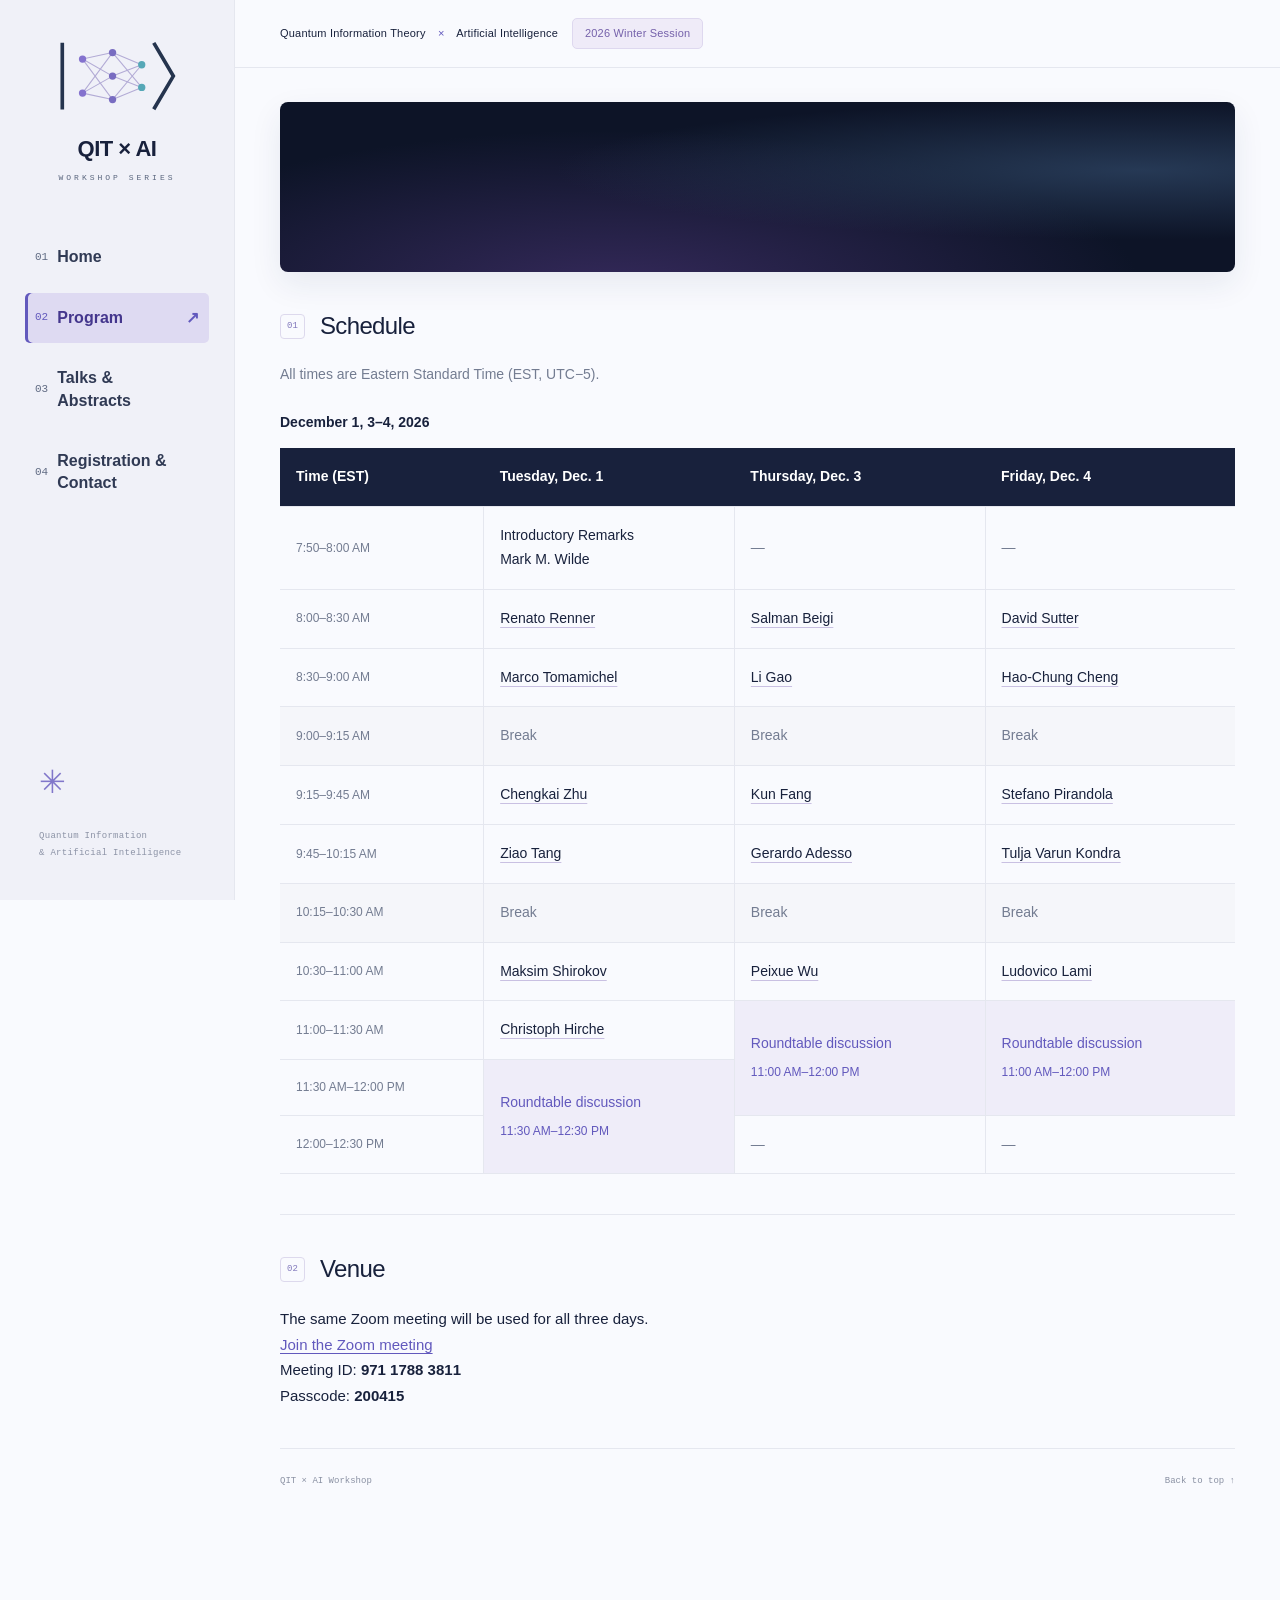
<file: venue.html>
<!doctype html>
<html lang="en">
  <head>
    <meta charset="utf-8" />
    <meta name="viewport" content="width=device-width, initial-scale=1" />
    <meta http-equiv="refresh" content="0; url=program.html#venue" />
    <link rel="canonical" href="program.html#venue" />
    <title>Program — QIT × AI</title>
  </head>
  <body>
    <p><a href="program.html#venue">Program</a></p>
  </body>
</html>
</file>
<file: css/styles.css>
:root {
  --ink: #18213c;
  --muted: #737c91;
  --purple: #6259bd;
  --line: #e5e7ef;
  --sans: "DM Sans", Arial, sans-serif;
  --mono: "IBM Plex Mono", monospace;
}
* {
  box-sizing: border-box;
}
html {
  scroll-padding-top: 85px;
}
body {
  margin: 0;
  background: #f9fafe;
  color: var(--ink);
  font: 15px/1.7 var(--sans);
  -webkit-font-smoothing: antialiased;
}
a {
  color: inherit;
  text-decoration: none;
}
a:focus-visible {
  outline: 3px solid #8578ed;
  outline-offset: 5px;
}
::selection {
  background: #c9c4fa;
  color: #131c37;
}
h1,
h2,
h3,
p {
  margin: 0;
}
h1,
h2,
h3 {
  line-height: 1.2;
}
h2 {
  font-size: 24px;
  font-weight: 500;
  letter-spacing: -0.65px;
}
h3 {
  font-size: 17px;
  font-weight: 500;
  letter-spacing: -0.3px;
}
.skip-link {
  position: fixed;
  top: -100px;
  left: 20px;
  z-index: 50;
  background: var(--purple);
  color: white;
  padding: 12px;
}
.skip-link:focus {
  top: 10px;
}
.sidebar {
  position: fixed;
  inset: 0 auto 0 0;
  width: 235px;
  background: #f0f1f8;
  border-right: 1px solid var(--line);
  padding: 38px 25px;
  display: flex;
  flex-direction: column;
  z-index: 30;
}
.brand {
  display: flex;
  align-items: center;
  gap: 15px;
  flex-direction: column;
  font-size: 22px;
  font-weight: 700;
  letter-spacing: -0.5px;
  text-align: center;
}
.brand img {
  width: 90px;
  height: 90px;
}
.brand-caption {
  display: block;
  font: 8px/1.5 var(--mono);
  letter-spacing: 3px;
  margin-top: 5px;
  color: var(--muted);
}
nav {
  margin-top: 48px;
  display: flex;
  flex-direction: column;
  gap: 10px;
}
nav a {
  display: flex;
  align-items: center;
  gap: 13px;
  padding: 12px 14px;
  border-radius: 5px;
  font-size: 13px;
  color: #646b83;
}
.nav-index {
  font: 9px/1 var(--mono);
  color: #969bb1;
}
.nav-arrow {
  margin-left: auto;
  opacity: 0;
  color: var(--purple);
}
nav a[aria-current] {
  background: #e5e5f5;
  color: var(--purple);
}
nav a[aria-current] .nav-index {
  color: var(--purple);
}
nav a[aria-current] .nav-arrow,
nav a:hover .nav-arrow {
  opacity: 1;
}
nav a:hover {
  background: #e9eaf4;
}
.sidebar-bottom {
  font: 9px/1.9 var(--mono);
  color: #8c93a6;
  letter-spacing: 0.3px;
  margin-top: auto;
  padding-left: 14px;
}
.tiny-orbit {
  display: block;
  color: #8177ca;
  font-size: 32px;
  margin-bottom: 12px;
}
.page-shell {
  margin-left: 235px;
}
.topbar {
  height: 68px;
  border-bottom: 1px solid var(--line);
  display: flex;
  align-items: center;
  justify-content: flex-start;
  flex-wrap: wrap;
  padding: 0 45px;
  font-size: 11px;
  letter-spacing: 0.2px;
  background: #f9fafe;
  gap: 20px;
}
.top-cross {
  color: var(--purple);
  padding-inline: 9px;
}
.top-status {
  color: var(--muted);
  font: 9px/1.5 var(--mono);
  white-space: nowrap;
  text-transform: uppercase;
}
.top-status i,
.hero-meta i {
  display: inline-block;
  width: 5px;
  height: 5px;
  border-radius: 50%;
  background: #8f89d6;
  margin-right: 7px;
  vertical-align: middle;
}
main {
  max-width: 1400px;
  margin: auto;
  padding: 34px 45px 0;
}
.hero {
  position: relative;
  isolation: isolate;
  overflow: hidden;
  min-height: 460px;
  border-radius: 8px;
  background:
    radial-gradient(ellipse at 90% 40%, #263955 0, transparent 48%),
    radial-gradient(ellipse at 35% 110%, #34295a 0, transparent 60%), #0d1427;
  color: #fff;
  box-shadow: 0 12px 32px #1b2b5615;
  display: flex;
  align-items: center;
  padding: 54px 45px;
}
.hero:after {
  content: "";
  position: absolute;
  inset: 0;
  z-index: -1;
  background-image: radial-gradient(#a7c9ff55 0.65px, transparent 0.65px);
  background-size: 36px 36px;
  opacity: 0.18;
  mask-image: linear-gradient(to right, transparent, #000);
}
.hero-content {
  position: relative;
  z-index: 2;
}
.eyebrow {
  font: 10px/1.5 var(--mono);
  letter-spacing: 2.5px;
  color: #a9b8e0;
  margin-bottom: 27px;
}
h1 {
  font-size: clamp(34px, 3.5vw, 58px);
  line-height: 1.13;
  letter-spacing: -1.8px;
  font-weight: 500;
}
h1 > span {
  background: linear-gradient(100deg, #b9b6ff, #8bd9ee);
  background-clip: text;
  -webkit-background-clip: text;
  color: transparent;
}
.hero-meta {
  display: flex;
  gap: 22px;
  margin-top: 27px;
  color: #b9c5dc;
  font: 10px/1.5 var(--mono);
}
.hero-meta > span + span {
  border-left: 1px solid #7788aa50;
  padding-left: 22px;
}
.hero-meta i {
  background: #7fe1e3;
  box-shadow: 0 0 9px #77e1ea;
}
.hero-link {
  display: inline-flex;
  gap: 60px;
  align-items: center;
  border: 1px solid #8a97ba65;
  border-radius: 4px;
  padding: 10px 17px;
  margin-top: 30px;
  font-size: 12px;
  background: #ffffff08;
}
.hero-link:hover {
  background: #ffffff18;
  border-color: #acbeed;
}
.hero-link span {
  font-size: 19px;
  line-height: 1;
}
.network {
  position: absolute;
  width: 63%;
  height: 105%;
  right: -10%;
  top: 0;
  z-index: 0;
  opacity: 0.7;
  mask-image: linear-gradient(to right, transparent 0, #000 38%);
}
.network-lines {
  stroke: url(#wire);
  stroke-width: 0.7;
  opacity: 0.48;
}
.node {
  fill: #90e7f2;
}
.node.n0 {
  filter: drop-shadow(0 0 4px #6ddef6);
  fill: #d2fbff;
}
.node.n1 {
  fill: #9c9bff;
}
.network-orbit {
  stroke: #a0a6fc;
  stroke-width: 0.65;
  opacity: 0.25;
}
.network-orbit.second {
  stroke: #70e2df;
  stroke-dasharray: 2 8;
  opacity: 0.45;
}
.hero-coordinate {
  position: absolute;
  right: 28px;
  bottom: 25px;
  font: 12px/1 var(--mono);
  color: #a0b5e6;
  letter-spacing: 3px;
  opacity: 0.6;
}
.section {
  padding: 40px 0;
  border-bottom: 1px solid var(--line);
}
.section-title {
  display: flex;
  gap: 15px;
  align-items: center;
  margin-bottom: 22px;
}
.section-index {
  font: 9px/1.5 var(--mono);
  color: #8279bc;
  border: 1px solid #ddd9ed;
  border-radius: 4px;
  width: 25px;
  height: 25px;
  display: grid;
  place-items: center;
}
.about {
  display: grid;
  grid-template-columns: 1fr 1.55fr;
  gap: 30px;
  align-items: start;
  padding-block: 42px;
}
.about .section-title {
  margin: 0;
}
.about p {
  max-width: 650px;
  color: #606b83;
  font-size: 14px;
  line-height: 1.9;
}
.topic-grid {
  display: grid;
  grid-template-columns: repeat(3, minmax(0, 1fr));
  gap: 16px;
}
.topic-grid article {
  background: linear-gradient(145deg, #fff, #f1f2fb);
  border: 1px solid #e4e6f1;
  border-radius: 6px;
  padding: 23px;
  position: relative;
  overflow: hidden;
  transition:
    transform 0.25s,
    box-shadow 0.25s,
    border-color 0.25s;
}
.topic-grid article:hover {
  transform: translateY(-4px);
  box-shadow: 0 12px 26px #35376b0e;
  border-color: #c6c1e9;
}
.topic-icon {
  display: flex;
  align-items: center;
  justify-content: center;
  width: 44px;
  height: 44px;
  background: #edeafa;
  color: #7262bc;
  border-radius: 7px;
  font:
    32px/1 Georgia,
    serif;
  margin-bottom: 24px;
}
.topic-grid article:nth-child(2) .topic-icon {
  background: #e5f2f6;
  color: #448eaa;
}
.topic-grid article:nth-child(3) .topic-icon {
  background: #e7ecfa;
  color: #5469af;
}
.topic-icon.infinity {
  font-size: 37px;
}
.topic-sub {
  display: block;
  margin-top: 8px;
  font-size: 11px;
  color: #7b8399;
}
.people-grid {
  display: grid;
  grid-template-columns: 1fr 1fr;
  gap: 35px;
}
.people-grid h2 {
  font-size: 21px;
}
.pending {
  display: flex;
  align-items: center;
  gap: 10px;
  color: #838ba0;
  font-size: 13px;
}
.pending-dot {
  display: inline-block;
  width: 6px;
  height: 6px;
  border: 1px solid #969cb5;
  border-radius: 50%;
}
.people {
  padding-block: 34px 42px;
}
.subhero {
  min-height: 280px;
}
.subhero h1 {
  font-size: 56px;
}
.subhero .network {
  right: 0;
  width: 55%;
  opacity: 0.5;
}
.hero-summary {
  font-size: 13px;
  color: #a4b3d1;
  margin-top: 20px;
}
.empty-state {
  border: 1px dashed #d9dce9;
  border-radius: 8px;
  background: #f2f3fa;
  padding: 45px;
  text-align: center;
  color: #8a91a5;
}
.empty-symbol {
  display: block;
  font-size: 26px;
  color: #867ac0;
  margin-bottom: 10px;
}
.empty-state p {
  font-size: 14px;
}
.detail-list > div {
  display: flex;
  justify-content: space-between;
  gap: 30px;
  padding: 18px 0;
  border-bottom: 1px solid var(--line);
  font-size: 14px;
}
.detail-list > div:last-child {
  border: 0;
}
.detail-list > div > span:last-child {
  font-size: 12px;
  color: var(--muted);
}
footer {
  max-width: 1400px;
  padding: 25px 45px;
  margin: auto;
  display: flex;
  justify-content: space-between;
  color: #8a91a3;
  font: 9px/1.6 var(--mono);
}
footer a:hover {
  color: var(--purple);
}
.motion-enabled .hero-content {
  animation: enter 0.65s ease-out;
}
.motion-enabled .network {
  animation: enter 1.2s ease-out;
}
@keyframes enter {
  from {
    opacity: 0;
    transform: translateY(10px);
  }
  to {
    opacity: 1;
    transform: translateY(0);
  }
}
@media (min-width: 1600px) {
  .hero {
    min-height: 520px;
  }
  h1 {
    font-size: 64px;
  }
}
@media (max-width: 1150px) {
  .sidebar {
    width: 195px;
    padding-inline: 18px;
  }
  .page-shell {
    margin-left: 195px;
  }
  main {
    padding: 25px 28px 0;
  }
  .topbar {
    padding-inline: 28px;
  }
  .hero {
    padding: 40px 30px;
    min-height: 420px;
  }
  .about {
    grid-template-columns: 1fr;
    gap: 18px;
  }
  .topic-grid article {
    padding: 20px 16px;
  }
  .topic-grid h3 {
    font-size: 15px;
  }
  .people-grid h2 {
    font-size: 18px;
  }
  footer {
    padding-inline: 28px;
  }
}
@media (max-width: 800px) {
  .sidebar {
    position: relative;
    width: 100%;
    padding: 14px 24px;
    flex-direction: row;
    align-items: center;
    justify-content: space-between;
    gap: 20px;
    border-right: 0;
    border-bottom: 1px solid var(--line);
  }
  .brand {
    flex-direction: row;
    text-align: left;
    font-size: 17px;
    gap: 10px;
  }
  .brand img {
    width: 53px;
    height: 53px;
  }
  .brand-caption {
    font-size: 6px;
    letter-spacing: 2px;
    margin-top: 2px;
  }
  nav {
    flex-direction: row;
    margin: 0;
    gap: 5px;
  }
  nav a {
    padding: 9px 10px;
    font-size: 11px;
    gap: 0;
  }
  .nav-index,
  .nav-arrow,
  .sidebar-bottom {
    display: none;
  }
  .page-shell {
    margin: 0;
  }
  .topbar {
    height: 42px;
    font-size: 9px;
  }
  .top-status {
    font-size: 8px;
  }
  .hero {
    min-height: 400px;
  }
  h1 {
    font-size: 44px;
  }
  .network {
    width: 70%;
    right: -17%;
    opacity: 0.5;
  }
  .hero-content {
    max-width: 100%;
  }
  .topic-grid {
    gap: 10px;
  }
  .topic-sub {
    font-size: 10px;
  }
  .people-grid {
    gap: 20px;
  }
}
@media (max-width: 560px) {
  .sidebar {
    padding: 12px 16px;
    gap: 12px;
    flex-wrap: wrap;
  }
  .brand img {
    width: 48px;
    height: 48px;
  }
  .brand {
    font-size: 16px;
  }
  .brand-caption {
    font-size: 6px;
  }
  nav a {
    font-size: 10px;
    padding: 9px 7px;
  }
  .topbar {
    padding-inline: 18px;
  }
  .topbar > span:first-child {
    font-size: 8px;
  }
  .top-cross {
    padding-inline: 3px;
  }
  .top-status {
    display: none;
  }
  main {
    padding: 17px 16px 0;
  }
  .hero {
    min-height: 370px;
    padding: 34px 24px;
    border-radius: 8px;
    align-items: start;
  }
  .eyebrow {
    font-size: 8px;
    letter-spacing: 2px;
    margin-bottom: 25px;
  }
  h1 {
    font-size: clamp(29px, 7.6vw, 42px);
    letter-spacing: -1px;
  }
  .network {
    width: 95%;
    height: 90%;
    top: 30%;
    right: -30%;
    opacity: 0.35;
    mask-image: linear-gradient(to right, transparent, #000 70%);
  }
  .hero-meta {
    font-size: 9px;
    gap: 15px;
    margin-top: 24px;
  }
  .hero-meta > span + span {
    padding-left: 15px;
  }
  .hero-link {
    font-size: 11px;
    margin-top: 25px;
  }
  .hero-coordinate {
    font-size: 9px;
    right: 17px;
    bottom: 20px;
  }
  .section {
    padding-block: 30px;
  }
  .section-title {
    gap: 11px;
    margin-bottom: 19px;
  }
  h2 {
    font-size: 21px;
  }
  .about {
    gap: 15px;
  }
  .about p {
    font-size: 13px;
  }
  .topic-grid {
    grid-template-columns: 1fr;
    gap: 12px;
  }
  .topic-grid article {
    padding: 20px 20px 20px 85px;
    min-height: 95px;
    display: flex;
    flex-direction: column;
    justify-content: center;
  }
  .topic-icon {
    position: absolute;
    left: 20px;
    top: 24px;
    width: 43px;
    height: 43px;
    margin: 0;
  }
  .topic-grid h3 {
    font-size: 16px;
  }
  .topic-sub {
    font-size: 11px;
    margin-top: 5px;
  }
  .people-grid {
    grid-template-columns: 1fr;
    gap: 0;
  }
  .people-grid h2 {
    font-size: 21px;
  }
  .subhero {
    min-height: 230px;
    align-items: center;
  }
  .subhero h1 {
    font-size: 42px;
  }
  .subhero .eyebrow {
    margin-bottom: 20px;
  }
  .hero-summary {
    font-size: 11px;
    max-width: 260px;
  }
  .subhero .network {
    width: 90%;
    right: -20%;
    top: 0;
    height: 100%;
  }
  .empty-state {
    padding: 32px;
  }
  .detail-list > div {
    font-size: 13px;
  }
  footer {
    padding: 23px 16px;
    font-size: 8px;
  }
}
@media (max-width: 370px) {
  .sidebar {
    gap: 8px;
  }
  nav {
    width: 100%;
    justify-content: space-between;
    border-top: 1px solid var(--line);
    padding-top: 6px;
  }
  nav a {
    padding: 8px 14px;
  }
  .hero {
    padding-inline: 20px;
  }
  .hero h1 {
    font-size: 28px;
  }
}
@media (prefers-reduced-motion: reduce) {
  *,
  *::before,
  *::after {
    animation: none !important;
    transition: none !important;
    scroll-behavior: auto !important;
  }
}

/* Selected ket/network identity and compact page headers. */
.brand img {
  width: 126px;
  height: 77px;
}
.hero {
  min-height: 300px;
  padding: 30px 36px;
}
.hero h1 {
  font-size: clamp(32px, 2.8vw, 44px);
  line-height: 1.12;
}
.hero .eyebrow {
  margin-bottom: 17px;
}
.hero-meta {
  margin-top: 19px;
}
.hero-link {
  margin-top: 18px;
  padding: 7px 15px;
}
.subhero {
  min-height: 170px;
  padding-block: 27px;
}
.subhero h1 {
  font-size: 38px;
}
.hero-summary {
  margin-top: 12px;
}
@media (min-width: 1600px) {
  .hero {
    min-height: 330px;
  }
  .subhero {
    min-height: 180px;
  }
}
@media (max-width: 800px) {
  .brand img {
    width: 72px;
    height: 44px;
  }
  .sidebar {
    flex-wrap: wrap;
    gap: 12px;
  }
  nav {
    flex-wrap: wrap;
  }
  .hero {
    min-height: 270px;
  }
  .subhero {
    min-height: 160px;
  }
}
@media (max-width: 560px) {
  .brand img {
    width: 66px;
    height: 41px;
  }
  nav {
    width: 100%;
    justify-content: space-between;
    gap: 2px;
    border-top: 1px solid var(--line);
    padding-top: 5px;
  }
  nav a {
    padding: 8px 4px;
    font-size: 10px;
  }
  .hero {
    min-height: 250px;
    padding: 25px 22px;
  }
  .hero h1 {
    font-size: clamp(27px, 7.4vw, 36px);
  }
  .hero .eyebrow {
    margin-bottom: 15px;
  }
  .subhero {
    min-height: 140px;
  }
  .subhero h1 {
    font-size: 32px;
  }
  .hero-summary {
    font-size: 10px;
  }
  .hero-coordinate {
    display: none;
  }
}

/* Compact topics; homepage emphasis and confirmed participation details. */
.topic-grid {
  gap: 12px;
}
.topic-grid article {
  display: flex;
  flex-direction: row;
  align-items: center;
  gap: 14px;
  padding: 19px 18px;
  min-height: 82px;
}
.topic-icon {
  position: static;
  flex: 0 0 38px;
  width: 38px;
  height: 38px;
  margin: 0;
  border-radius: 7px;
}
.topic-icon svg {
  width: 24px;
  height: 24px;
}
.topic-grid h3 {
  font-size: 15px;
  line-height: 1.4;
}
.hero-home {
  min-height: 410px;
  padding: 38px 40px;
}
.hero-home h1,
.hero-home .session-label {
  font-size: clamp(36px, 3.3vw, 50px);
}
.hero-home .hero-meta {
  display: flex;
  flex-wrap: wrap;
  align-items: center;
  gap: 20px;
  margin-top: 25px;
}
.date-badge {
  display: flex;
  align-items: center;
  gap: 12px;
  padding: 13px 17px;
  border: 1px solid #9497db75;
  border-radius: 6px;
  background: #9297eb18;
}
.date-badge > svg {
  width: 25px;
  height: 25px;
  color: #a9c9f4;
  flex: none;
}
.date-badge small {
  display: block;
  color: #b7c2e3;
  font: 8px/1.4 var(--mono);
  letter-spacing: 1.4px;
  margin-bottom: 4px;
}
.date-badge strong {
  color: #f2f3ff;
  font: 500 18px/1.3 var(--sans);
}
.event-badges {
  display: flex;
  flex-direction: column;
  gap: 7px;
  font: 11px/1.4 var(--sans);
  color: #b5d7df;
}
.hero-home .hero-link {
  background: #dddafa;
  color: #242344;
  border-color: #dddafa;
  font-weight: 500;
  padding: 10px 18px;
}
.hero-home .hero-link:hover {
  background: #f1efff;
  border-color: #f1efff;
}
.detail-list > div > .confirmed-value {
  color: #5d539f;
  font-weight: 500;
}
@media (max-width: 1150px) {
  .topic-grid {
    grid-template-columns: repeat(2, minmax(0, 1fr));
  }
  .hero-home {
    padding: 32px;
  }
}
@media (max-width: 560px) {
  .topic-grid {
    grid-template-columns: 1fr;
    gap: 9px;
  }
  .topic-grid article {
    min-height: 67px;
    padding: 13px 16px;
    gap: 12px;
    justify-content: flex-start;
  }
  .topic-grid h3 {
    font-size: 14px;
  }
  .hero-home {
    min-height: 370px;
    padding: 27px 22px;
  }
  .hero-home h1,
  .hero-home .session-label {
    font-size: clamp(27px, 7.4vw, 36px);
  }
  .hero-home .hero-meta {
    margin-top: 22px;
    gap: 14px;
  }
  .date-badge {
    padding: 11px 13px;
  }
  .date-badge strong {
    font-size: 16px;
  }
  .event-badges {
    flex-direction: row;
    flex-wrap: wrap;
    gap: 14px;
    width: 100%;
    font-size: 10px;
  }
  .detail-list > div {
    align-items: baseline;
    gap: 15px;
  }
  .detail-list > div > span:last-child {
    text-align: right;
  }
}

.about-copy p + p {
  margin-top: 18px;
}

/* Larger homepage title treatment. */
.hero-home {
  min-height: 480px;
  padding: 44px;
}
.hero-home h1,
.hero-home .session-label {
  font-size: clamp(42px, 3.9vw, 60px);
}
.hero-home .date-badge strong {
  font-size: 20px;
}
.hero-home .date-badge small {
  font-size: 9px;
}
.hero-home .hero-link {
  font-size: 14px;
  padding: 12px 20px;
}
@media (max-width: 800px) {
  .hero-home {
    padding: 36px;
    min-height: 430px;
  }
  .hero-home h1,
  .hero-home .session-label {
    font-size: clamp(38px, 5.8vw, 48px);
  }
}
@media (max-width: 560px) {
  .hero-home {
    padding: 30px 22px;
    min-height: 400px;
  }
  .hero-home h1,
  .hero-home .session-label {
    font-size: clamp(29px, 8vw, 40px);
  }
  .hero-home .date-badge strong {
    font-size: 18px;
  }
  .hero-home .date-badge small {
    font-size: 8px;
  }
  .hero-home .hero-link {
    font-size: 13px;
  }
}

/* Session identity is shared across the three main pages. */
.session-label {
  color: #c6bfff;
  font-family: var(--sans);
  font-weight: 500;
  line-height: 1.12;
  letter-spacing: -1.8px;
}
.hero-home .session-label {
  font-size: clamp(33.6px, 3.12vw, 48px);
  letter-spacing: -1px;
  margin-bottom: 24px;
}
.subhero .session-label {
  font-size: 18px;
  letter-spacing: 0.2px;
}
@media (max-width: 800px) {
  .hero-home .session-label {
    font-size: clamp(30.4px, 4.64vw, 38.4px);
  }
}
@media (max-width: 560px) {
  .hero-home .session-label {
    font-size: clamp(23.2px, 6.4vw, 32px);
    letter-spacing: -1px;
    margin-bottom: 20px;
  }
  .subhero .session-label {
    font-size: 16px;
  }
}

/* Persistent edition tag in the top bar. */
.session-badge {
  display: inline-flex;
  align-items: center;
  flex-shrink: 0;
  padding: 7px 12px;
  border: 1px solid #ded8ef;
  border-radius: 5px;
  background: #efebf8;
  color: #7561aa;
  font: 500 11px/1.4 var(--sans);
  letter-spacing: 0.2px;
  white-space: nowrap;
}
@media (max-width: 560px) {
  .topbar {
    height: auto;
    min-height: 50px;
    padding-block: 9px;
    gap: 12px;
  }
  .topbar > span:first-child {
    min-width: 0;
  }
  .session-badge {
    padding: 6px 8px;
    font-size: 9px;
  }
}

/* Keep the edition tag alongside the workshop name. */
.topbar {
  height: auto;
  min-height: 68px;
  padding-block: 12px;
  gap: 8px 14px;
}
@media (max-width: 800px) {
  .topbar {
    min-height: 42px;
    padding-block: 8px;
  }
}
@media (max-width: 560px) {
  .topbar {
    min-height: 50px;
  }
}

/* Winter edition details. */
.date-time {
  display: block;
  margin-top: 5px;
  font: 500 14px/1.5 var(--sans);
  color: #d9e2fa;
}
.organizer-list {
  list-style: none;
  padding: 0;
  margin: 0;
}
.organizer-list li {
  display: flex;
  flex-wrap: wrap;
  justify-content: space-between;
  gap: 4px 16px;
  padding: 12px 0;
  border-bottom: 1px solid var(--line);
  font-size: 14px;
}
.organizer-list li:last-child { border-bottom: 0; }
.organizer-list li span:last-child { color: var(--muted); font-size: 12px; }
@media (max-width: 560px) {
  .date-time { font-size: 12px; }
  .detail-list > div { flex-wrap: wrap; gap: 6px 18px; }
}

.registration-form-link { color: var(--purple); font-weight: 500; text-decoration: underline; text-underline-offset: 3px; }
.contact-emails { margin-top: 16px; padding-left: 20px; }
.contact-emails li { margin: 8px 0; }
.contact-emails a { color: var(--purple); text-decoration: underline; text-underline-offset: 3px; }

/* Connect the edition to its series and strengthen navigation. */
.series-name {
  max-width: 560px;
  margin-bottom: 22px;
  color: #e0e6f5;
  font: 500 18px/1.5 var(--sans);
}
.series-name > span {
  display: block;
  margin-top: 3px;
  color: #b9c5e0;
  font: 11px/1.5 var(--mono);
  letter-spacing: 1.2px;
}
.sidebar nav a {
  font-size: 16px;
  font-weight: 600;
  line-height: 1.4;
  color: #303a54;
  padding: 14px 10px;
  gap: 9px;
}
.sidebar .nav-index { font-size: 11px; color: #606b83; }
.sidebar nav a[aria-current] {
  color: #44368d;
  background: #dedaf2;
  box-shadow: inset 3px 0 #6259bd;
}
.sidebar nav a:hover { background: #e3e1f2; color: #44368d; }
.brand-caption { color: #58647c; }
@media (max-width: 800px) {
  .sidebar nav a { font-size: 14px; padding: 10px; gap: 0; }
  .series-name { font-size: 16px; }
}
@media (max-width: 560px) {
  .sidebar nav a { font-size: 13px; padding: 10px 5px; }
  .series-name { font-size: 15px; margin-bottom: 18px; }
  .series-name > span { font-size: 10px; }
}

/* Keep the edition topic on one line at every screen width. */
.hero-home { container-type: inline-size; }
.hero-home h1 { font-size: clamp(18px, 6.4cqi, 60px); }
.hero-home h1 > .title-subject {
  white-space: nowrap;
  color: #fff;
  background: none;
}

/* Quiet, accessible profile icons beside each speaker. */
.speaker-list li { align-items: center; flex-wrap: nowrap; gap: 8px; }
.speaker-list .speaker-name { font-weight: 500; }
.speaker-list .speaker-links {
  display: inline-flex;
  align-items: center;
  flex-shrink: 0;
  gap: 2px;
}
.speaker-links a {
  display: inline-flex;
  align-items: center;
  justify-content: center;
  width: 30px;
  height: 30px;
  border-radius: 7px;
  color: #77718d;
  transition: color .15s, background .15s;
}
.speaker-links svg { width: 18px; height: 18px; }
.speaker-links a:hover, .speaker-links a:focus-visible {
  color: #6259bd;
  background: #efedf9;
  text-decoration: none;
}
.speaker-links a:focus-visible { outline: 2px solid #6259bd; outline-offset: 2px; }

.team-list .organizer-info { display: flex; flex-direction: column; gap: 3px; }
.team-list .organizer-info .speaker-name { font-size: 14px; color: var(--ink); }
.team-list .organizer-affiliation { font-size: 12px; color: var(--muted); }

/* Three-day program with continuous roundtable sessions. */
.schedule-timezone { color: var(--muted); font-size: 14px; }
.schedule-scroll { overflow-x: auto; margin-top: 24px; }
.schedule-table { width: 100%; min-width: 730px; border-collapse: collapse; font-size: 14px; text-align: left; }
.schedule-table caption { text-align: left; font-weight: 600; padding-bottom: 14px; }
.schedule-table th, .schedule-table td { padding: 17px 16px; border-bottom: 1px solid var(--line); }
.schedule-table thead th { background: var(--ink); color: white; font-weight: 600; }
.schedule-table tbody th { white-space: nowrap; font-size: 12px; font-weight: 500; color: var(--muted); }
.schedule-table td { border-left: 1px solid var(--line); }
.schedule-break { background: #f5f6fa; color: var(--muted); }
.schedule-roundtable { background: #efedf9; color: var(--purple); vertical-align: middle; font-weight: 500; }
.schedule-roundtable span { display: inline-block; margin-top: 6px; font-size: 12px; font-weight: 400; }
.schedule-ended { color: var(--muted); }
.schedule-scroll:focus-visible { outline: 2px solid var(--purple); outline-offset: 4px; }

/* Talk titles and abstracts */
.talks-overview { padding-bottom: 0; }
.talk-day-nav { display: flex; flex-wrap: wrap; gap: 12px; margin-bottom: 20px; }
.talk-day-nav a { padding: 10px 20px; border: 1px solid var(--line); border-radius: 6px; font-size: 16px; font-weight: 600; color: var(--purple); }
.talk-day-nav a:hover { background: #efedf9; }
.talk-day, .talk-entry { scroll-margin-top: 30px; }
.talk-entry { padding: 30px 0; border-bottom: 1px solid var(--line); }
.talk-entry:target { background: #f8f7fc; box-shadow: -16px 0 #f8f7fc, 16px 0 #f8f7fc; }
.talk-meta { display: flex; flex-wrap: wrap; justify-content: space-between; gap: 8px 24px; font-size: 16px; color: var(--purple); font-weight: 600; }
.talk-meta time { color: var(--muted); font-size: 14px; font-weight: 400; }
.talk-entry h3 { font-size: clamp(20px, 2.3vw, 26px); line-height: 1.35; margin: 14px 0 18px; }
.talk-abstract { max-width: 80ch; font-size: 16px; line-height: 1.8; overflow-wrap: anywhere; }
.talk-abstract p { margin: 0 0 16px; }
.talk-pending, .talk-note { color: var(--muted); font-size: 14px; }
.talk-references { display: flex; flex-wrap: wrap; gap: 20px; font-size: 14px; }
.talk-references a, .schedule-talk-link { text-decoration: underline; text-underline-offset: 4px; text-decoration-color: #c9c0e2; }
.schedule-talk-link:hover { color: var(--purple); }

.hero-actions { display: flex; flex-wrap: wrap; align-items: stretch; gap: 12px; margin-top: 30px; }
.hero-home .hero-actions .hero-link { margin-top: 0; justify-content: center; }
.hero-home .hero-zoom { background: #b8edf0; border-color: #b8edf0; color: #163d46; }
.hero-home .hero-zoom:hover { background: #d5f8fa; border-color: #d5f8fa; }
</file>
